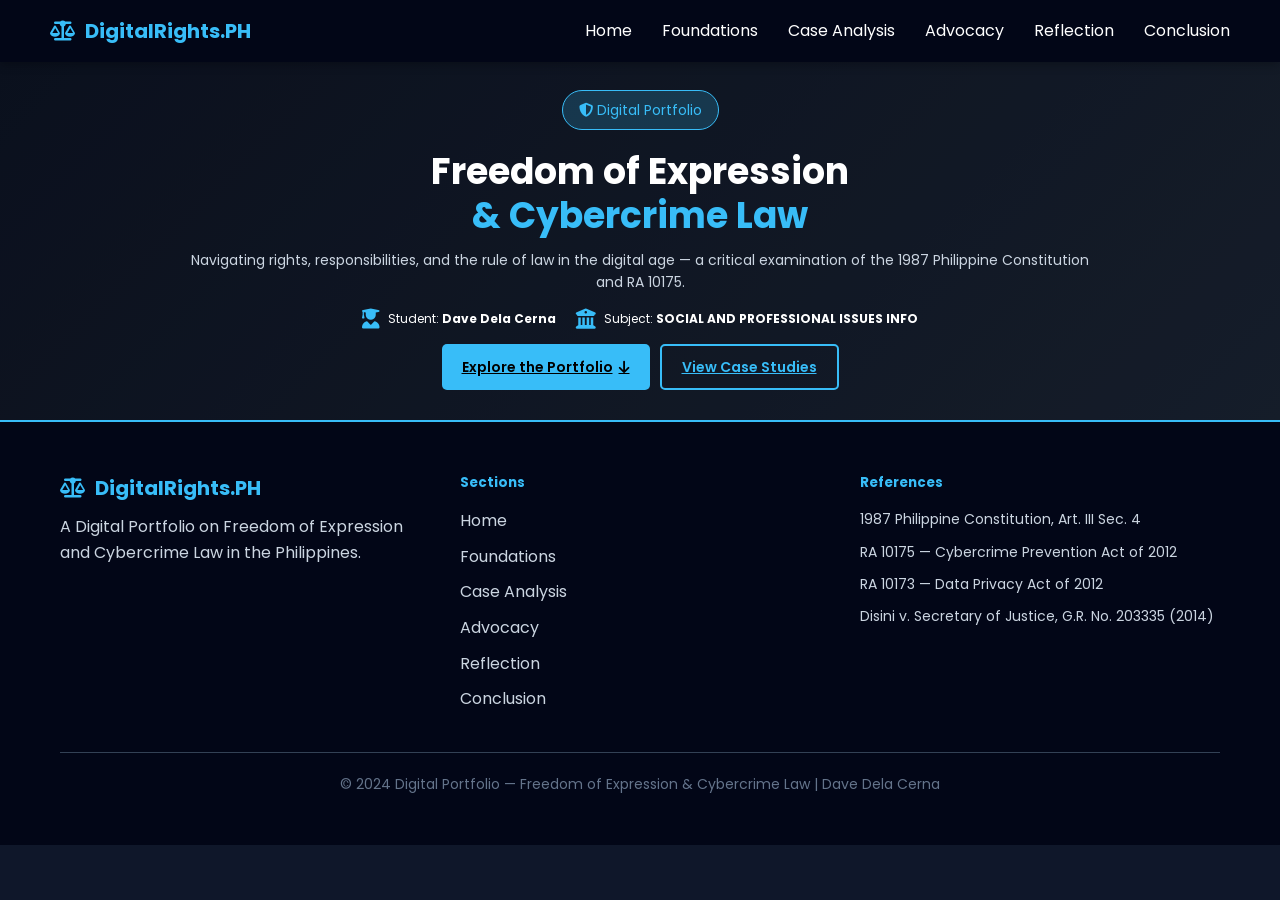
<file: index.html>
<!DOCTYPE html>
<html lang="en">
<head>
  <meta charset="UTF-8" />
  <meta name="viewport" content="width=device-width, initial-scale=1.0" />
  <title>Digital Portfolio - Digital Rights Philippines</title>
  <script>
    window.location.href = 'home.html';
  </script>
</head>
<body>
  <p><a href="home.html">Click here if you are not redirected...</a></p>
</body>
</html>
</file>
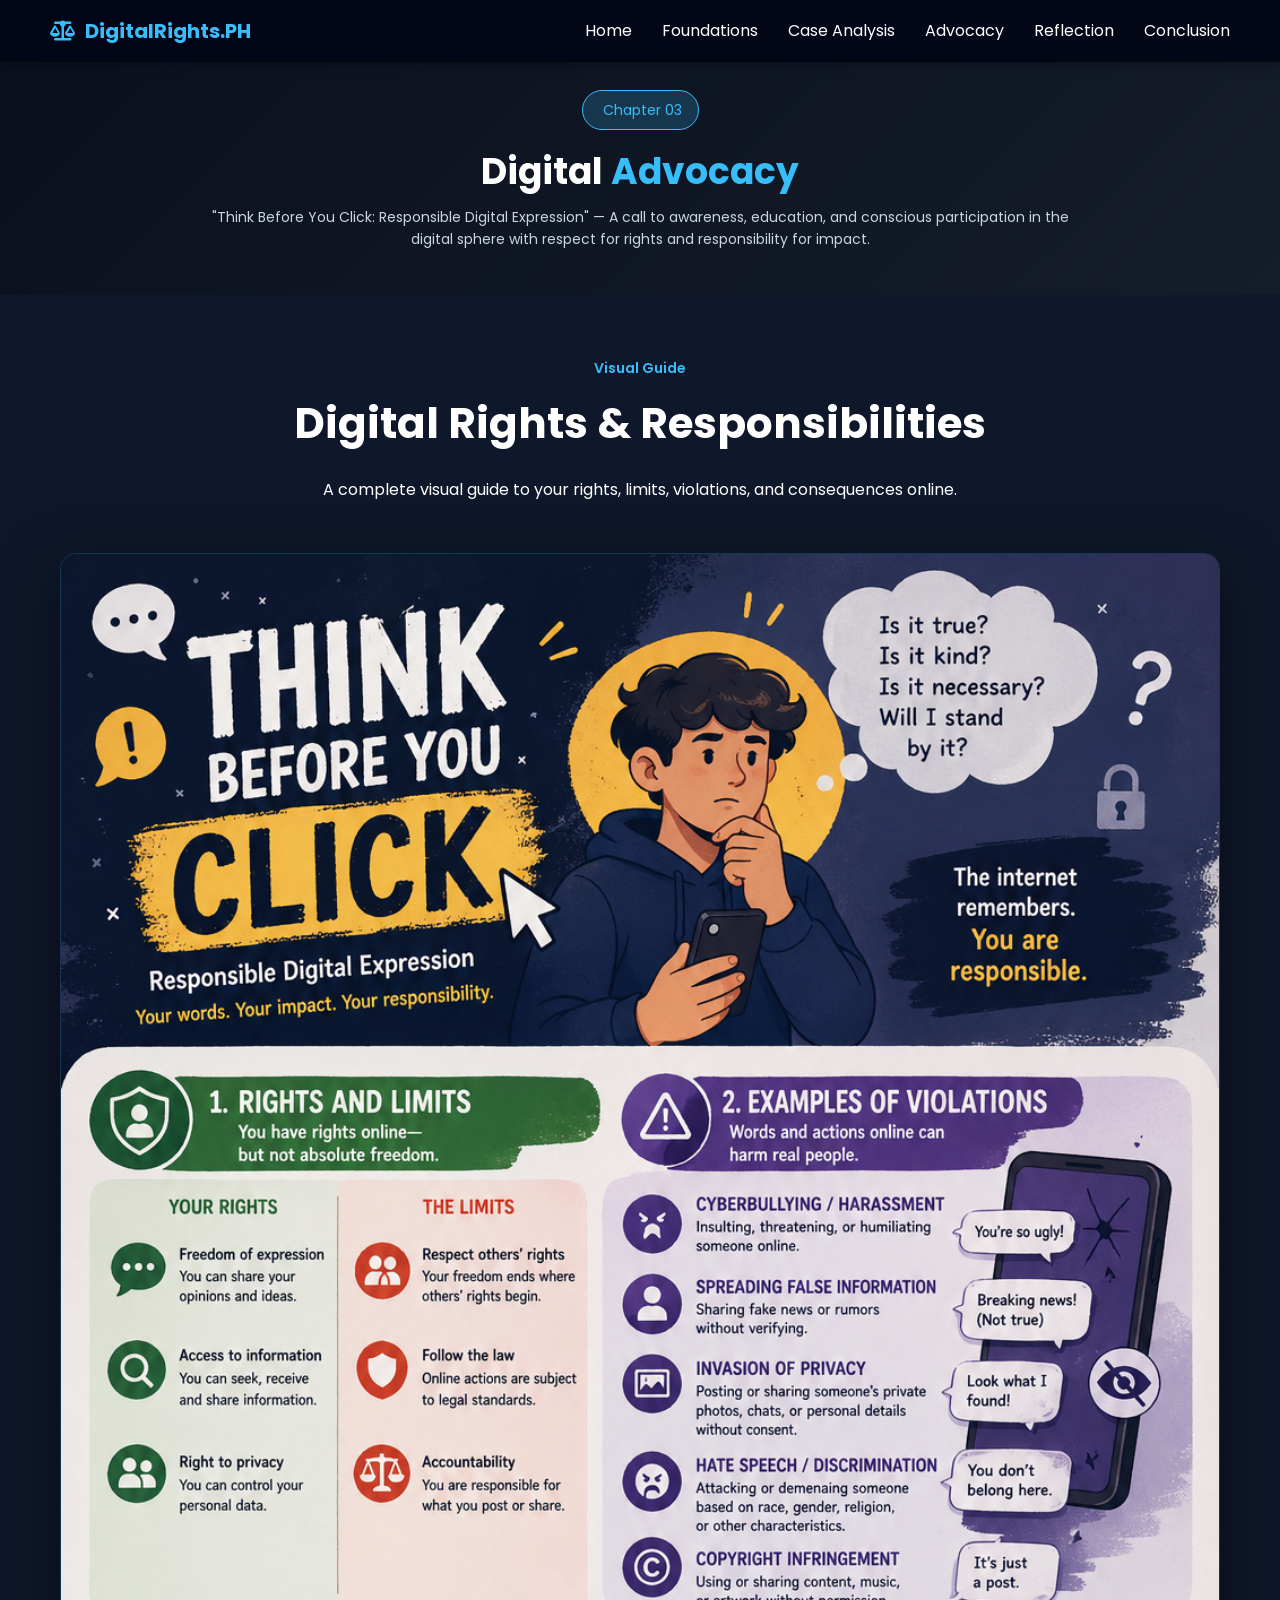
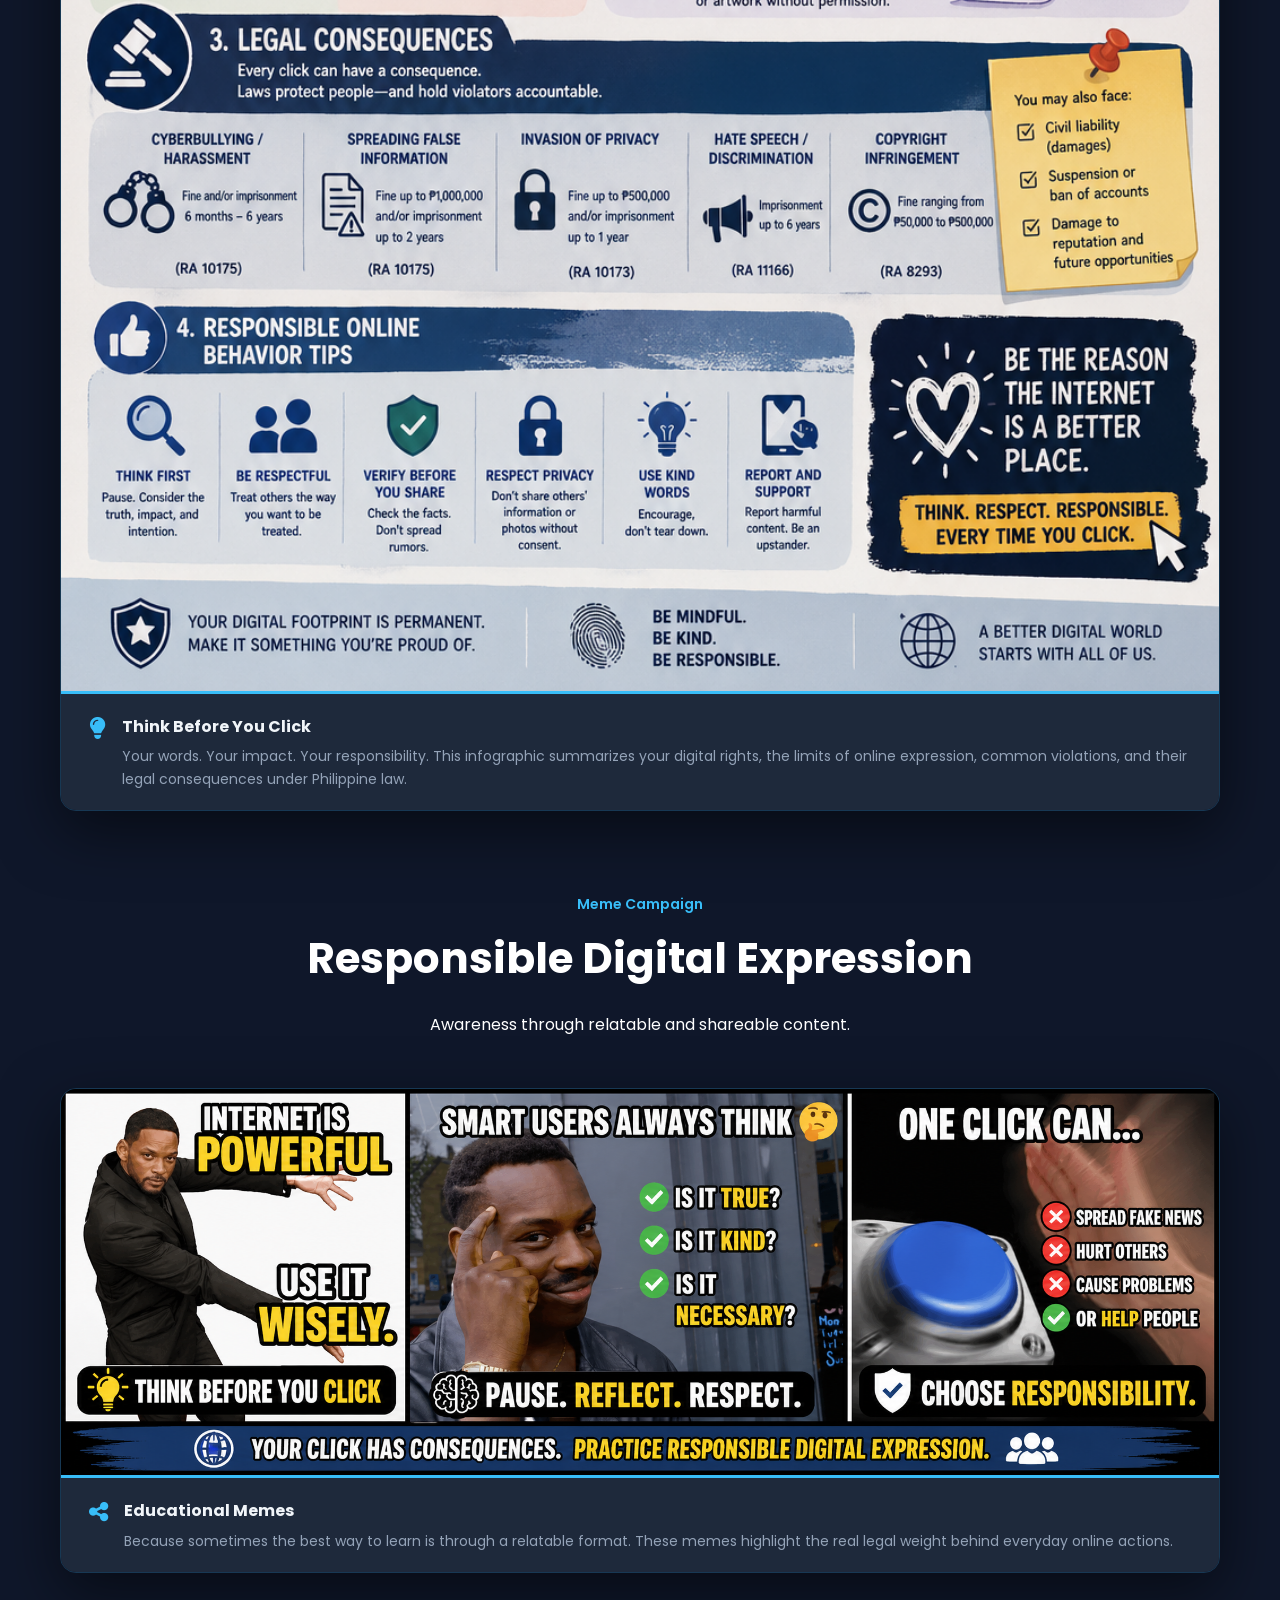
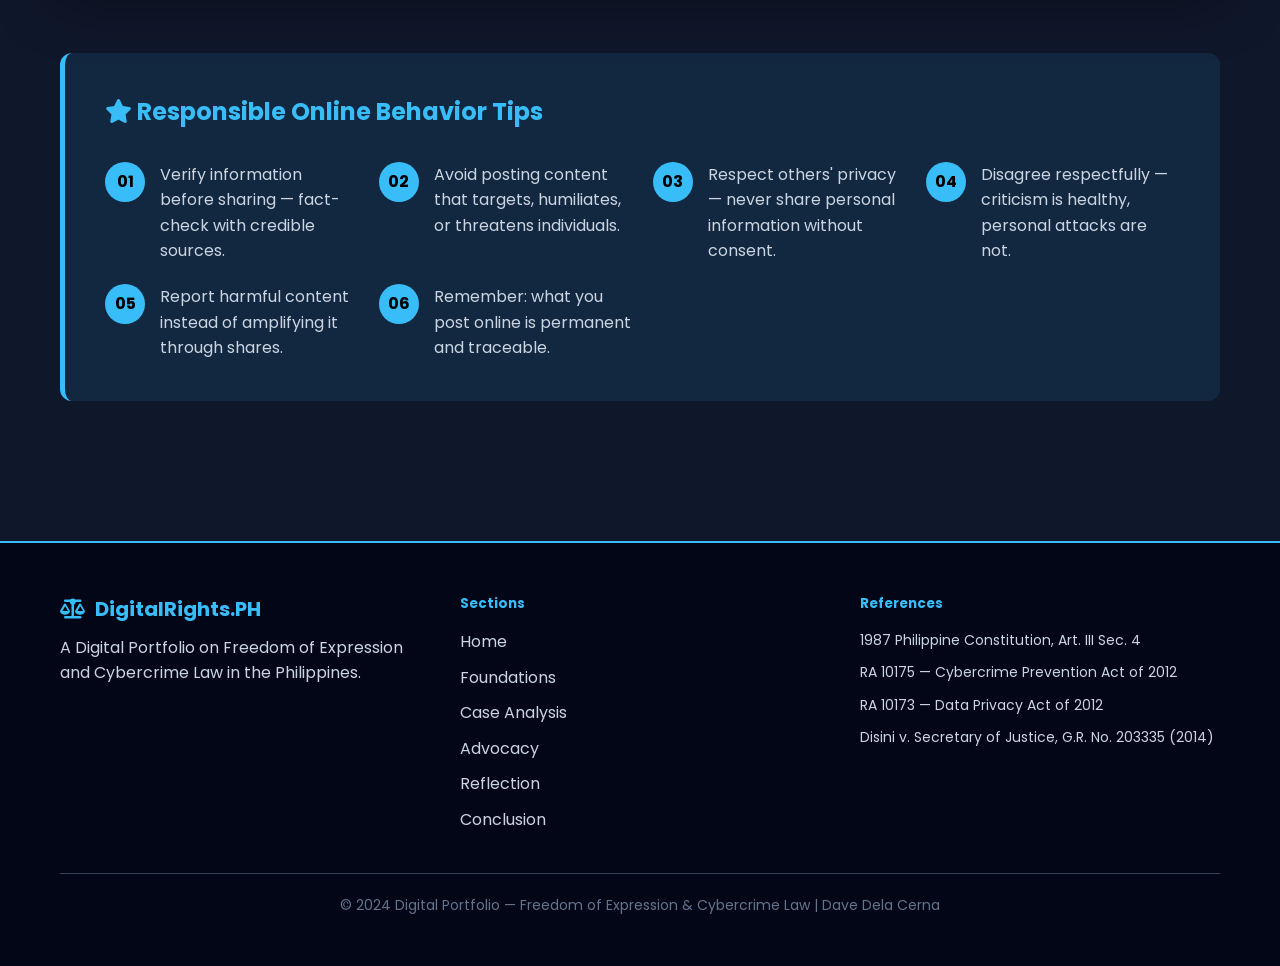
<file: advocacy.html>
<!DOCTYPE html>
<html lang="en">
<head>
  <meta charset="UTF-8" />
  <meta name="viewport" content="width=device-width, initial-scale=1.0" />
  <title>Digital Advocacy | Digital Portfolio</title>
  <link rel="stylesheet" href="style.css" />
  <link href="https://fonts.googleapis.com/css2?family=Poppins:wght@300;400;500;600;700;800&display=swap" rel="stylesheet" />
  <link rel="stylesheet" href="https://cdnjs.cloudflare.com/ajax/libs/font-awesome/6.5.0/css/all.min.css" />
</head>
<body>

  <!-- ===== NAVBAR ===== -->
  <nav class="navbar" id="navbar">
    <div class="nav-container">
      <div class="nav-logo">
        <i class="fas fa-balance-scale"></i>
        <span>DigitalRights.PH</span>
      </div>
      <ul class="nav-links" id="navLinks">
        <li><a href="home.html">Home</a></li>
        <li><a href="foundations.html">Foundations</a></li>
        <li><a href="cases.html">Case Analysis</a></li>
        <li><a href="advocacy.html">Advocacy</a></li>
        <li><a href="reflection.html">Reflection</a></li>
        <li><a href="conclusion.html">Conclusion</a></li>
      </ul>
      <button class="hamburger" id="hamburger" aria-label="Toggle menu">
        <span></span><span></span><span></span>
      </button>
    </div>
  </nav>

  <!-- ===== HERO SECTION ===== -->
  <section class="hero" id="hero-advocacy">
    <div class="hero-overlay"></div>
    <div class="hero-content">
      <span class="hero-badge"><i class="fas fa-megaphone"></i> Chapter 03</span>
      <h1>Digital <span class="accent">Advocacy</span></h1>
      <p class="hero-sub">"Think Before You Click: Responsible Digital Expression" — A call to awareness, education, and conscious participation in the digital sphere with respect for rights and responsibility for impact.</p>
    </div>
  </section>

  <!-- ===== DIGITAL ADVOCACY ===== -->
  <section class="section" id="advocacy" style="margin-top: 0;">
    <div class="container">

      <!-- Infographic Showcase -->
      <div class="section-header animate-on-scroll">
        <span class="section-tag">Visual Guide</span>
        <h2>Digital Rights &amp; Responsibilities</h2>
        <p>A complete visual guide to your rights, limits, violations, and consequences online.</p>
      </div>

      <div class="infograph-showcase animate-on-scroll">
        <div class="infograph-frame">
          <img src="Image/infograph.png" alt="Think Before You Click — Digital Rights and Responsibilities Infographic" />
        </div>
        <div class="infograph-caption">
          <div class="infograph-caption-inner">
            <i class="fas fa-lightbulb"></i>
            <div>
              <strong>Think Before You Click</strong>
              <p>Your words. Your impact. Your responsibility. This infographic summarizes your digital rights, the limits of online expression, common violations, and their legal consequences under Philippine law.</p>
            </div>
          </div>
        </div>
      </div>

      <!-- Meme Campaign -->
      <div class="section-header animate-on-scroll" style="margin-top: 5rem;">
        <span class="section-tag">Meme Campaign</span>
        <h2>Responsible Digital Expression</h2>
        <p>Awareness through relatable and shareable content.</p>
      </div>

      <div class="infograph-showcase animate-on-scroll">
        <div class="infograph-frame">
          <img src="Image/memes.png" alt="Responsible Digital Expression Memes" />
        </div>
        <div class="infograph-caption">
          <div class="infograph-caption-inner">
            <i class="fas fa-share-alt"></i>
            <div>
              <strong>Educational Memes</strong>
              <p>Because sometimes the best way to learn is through a relatable format. These memes highlight the real legal weight behind everyday online actions.</p>
            </div>
          </div>
        </div>
      </div>

      <!-- Tips -->
      <div class="tips-section animate-on-scroll" style="margin-top: 5rem;">
        <h3><i class="fas fa-star"></i> Responsible Online Behavior Tips</h3>
        <div class="tips-grid">
          <div class="tip-item"><span class="tip-num">01</span><p>Verify information before sharing — fact-check with credible sources.</p></div>
          <div class="tip-item"><span class="tip-num">02</span><p>Avoid posting content that targets, humiliates, or threatens individuals.</p></div>
          <div class="tip-item"><span class="tip-num">03</span><p>Respect others' privacy — never share personal information without consent.</p></div>
          <div class="tip-item"><span class="tip-num">04</span><p>Disagree respectfully — criticism is healthy, personal attacks are not.</p></div>
          <div class="tip-item"><span class="tip-num">05</span><p>Report harmful content instead of amplifying it through shares.</p></div>
          <div class="tip-item"><span class="tip-num">06</span><p>Remember: what you post online is permanent and traceable.</p></div>
        </div>
      </div>

    </div>
  </section>

  <!-- ===== FOOTER ===== -->
  <footer class="footer">
    <div class="container">
      <div class="footer-grid">
        <div class="footer-brand">
          <div class="nav-logo"><i class="fas fa-balance-scale"></i><span>DigitalRights.PH</span></div>
          <p>A Digital Portfolio on Freedom of Expression and Cybercrime Law in the Philippines.</p>
        </div>
        <div class="footer-links">
          <h5>Sections</h5>
          <ul>
            <li><a href="home.html">Home</a></li>
            <li><a href="foundations.html">Foundations</a></li>
            <li><a href="cases.html">Case Analysis</a></li>
            <li><a href="advocacy.html">Advocacy</a></li>
            <li><a href="reflection.html">Reflection</a></li>
            <li><a href="conclusion.html">Conclusion</a></li>
          </ul>
        </div>
        <div class="footer-refs">
          <h5>References</h5>
          <ul>
            <li>1987 Philippine Constitution, Art. III Sec. 4</li>
            <li>RA 10175 — Cybercrime Prevention Act of 2012</li>
            <li>RA 10173 — Data Privacy Act of 2012</li>
            <li>Disini v. Secretary of Justice, G.R. No. 203335 (2014)</li>
          </ul>
        </div>
      </div>
      <div class="footer-bottom">
        <p>© 2024 Digital Portfolio — Freedom of Expression & Cybercrime Law | Dave Dela Cerna</p>
      </div>
    </div>
  </footer>

  <script src="script.js"></script>
</body>
</html>
</file>
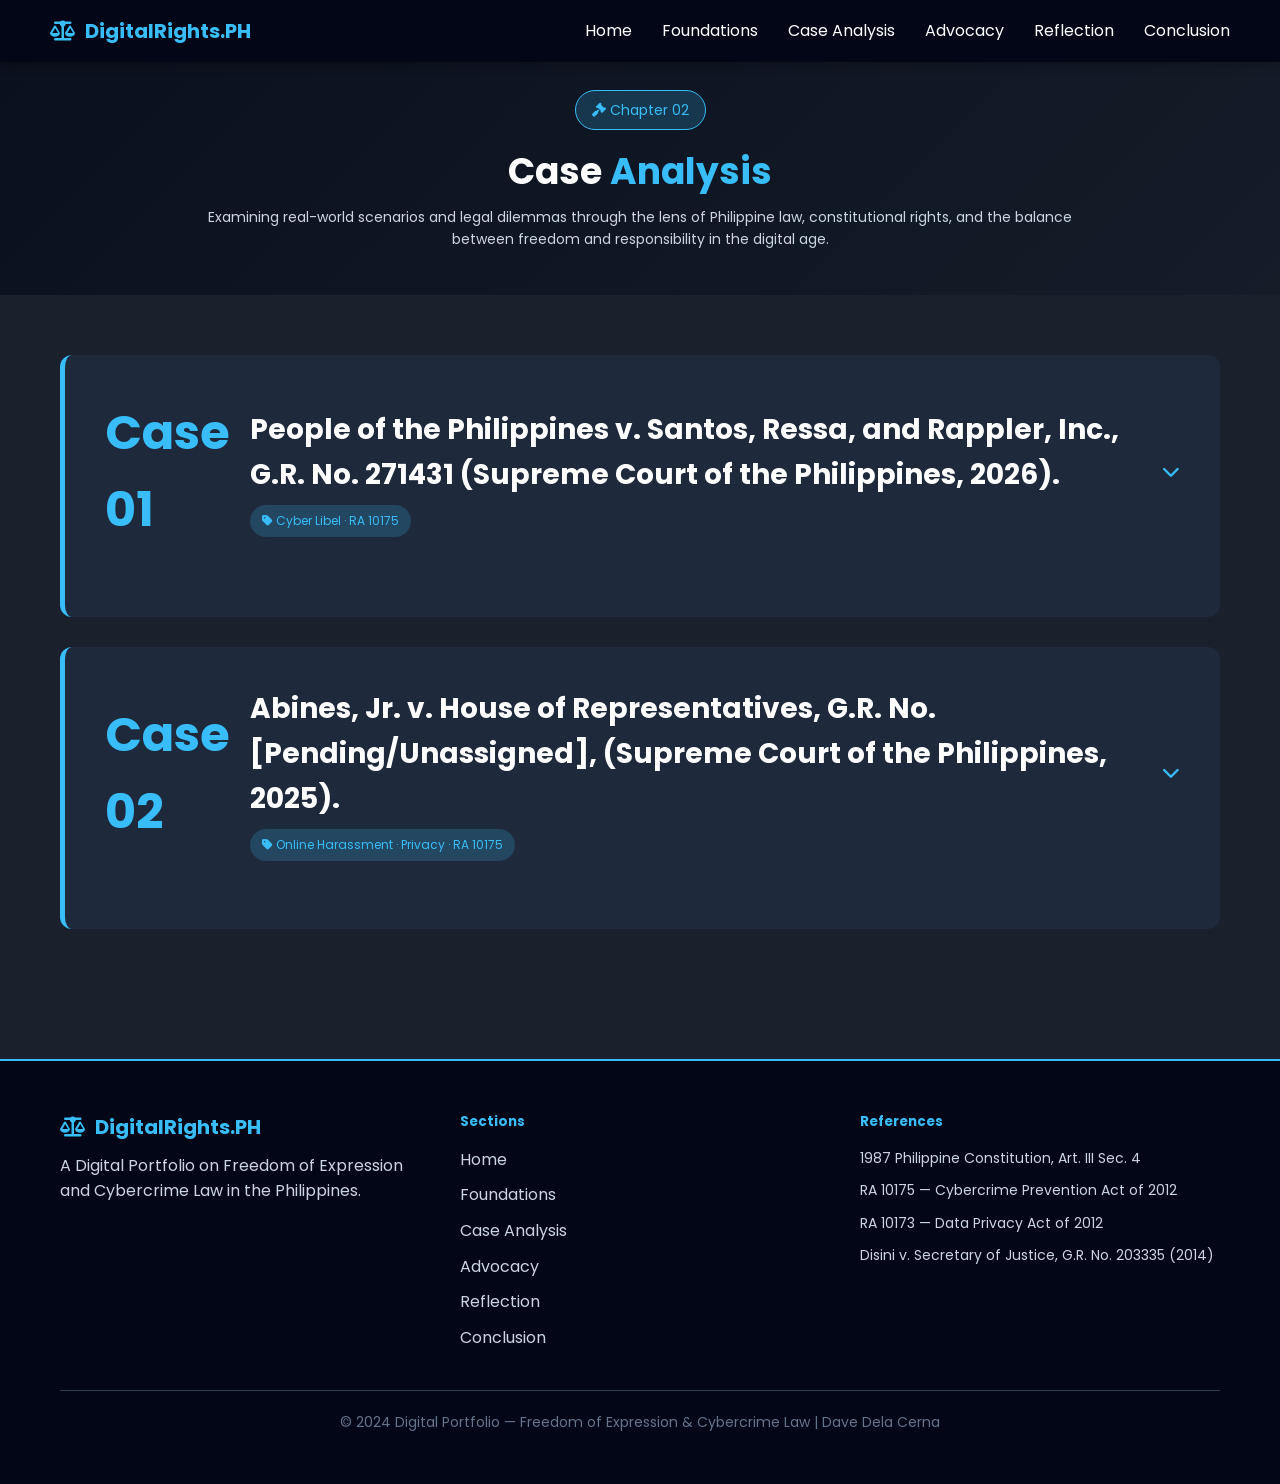
<file: cases.html>
<!DOCTYPE html>
<html lang="en">
<head>
  <meta charset="UTF-8" />
  <meta name="viewport" content="width=device-width, initial-scale=1.0" />
  <title>Case Analysis | Digital Portfolio</title>
  <link rel="stylesheet" href="style.css" />
  <link href="https://fonts.googleapis.com/css2?family=Poppins:wght@300;400;500;600;700;800&display=swap" rel="stylesheet" />
  <link rel="stylesheet" href="https://cdnjs.cloudflare.com/ajax/libs/font-awesome/6.5.0/css/all.min.css" />
</head>
<body>

  <!-- ===== NAVBAR ===== -->
  <nav class="navbar" id="navbar">
    <div class="nav-container">
      <div class="nav-logo">
        <i class="fas fa-balance-scale"></i>
        <span>DigitalRights.PH</span>
      </div>
      <ul class="nav-links" id="navLinks">
        <li><a href="home.html">Home</a></li>
        <li><a href="foundations.html">Foundations</a></li>
        <li><a href="cases.html">Case Analysis</a></li>
        <li><a href="advocacy.html">Advocacy</a></li>
        <li><a href="reflection.html">Reflection</a></li>
        <li><a href="conclusion.html">Conclusion</a></li>
      </ul>
      <button class="hamburger" id="hamburger" aria-label="Toggle menu">
        <span></span><span></span><span></span>
      </button>
    </div>
  </nav>

  <!-- ===== HERO SECTION ===== -->
  <section class="hero" id="hero-cases">
    <div class="hero-overlay"></div>
    <div class="hero-content">
      <span class="hero-badge"><i class="fas fa-gavel"></i> Chapter 02</span>
      <h1>Case <span class="accent">Analysis</span></h1>
      <p class="hero-sub">Examining real-world scenarios and legal dilemmas through the lens of Philippine law, constitutional rights, and the balance between freedom and responsibility in the digital age.</p>
    </div>
  </section>

  <!-- ===== CASE ANALYSIS ===== -->
  <section class="section section-alt" id="cases">
    <div class="container">

      <!-- Case 1 -->
      <div class="case-card animate-on-scroll accordion-case">
        <div class="case-header accordion-trigger" role="button" tabindex="0" aria-expanded="false">
          <div class="case-number">Case 01</div>
          <div class="case-title-block">
            <h3>People of the Philippines v. Santos, Ressa, and Rappler, Inc., G.R. No. 271431 (Supreme Court of the Philippines, 2026).</h3>
            <span class="case-tag"><i class="fas fa-tag"></i> Cyber Libel · RA 10175</span>
          </div>
          <div class="accordion-arrow"><i class="fas fa-chevron-down"></i></div>
        </div>
        <div class="case-body accordion-body">
          <div class="case-section">
            <h4><i class="fas fa-file-alt"></i> Scenario</h4>
            <p>An article published by Rappler in 2012 was "re-published" in 2014 to fix a typographical error ("evation" to "evasion"). Since the Cybercrime Law was passed in between those dates, the prosecution argued the update made the article subject to the new law.</p>
          </div>
          <div class="case-section">
            <h4><i class="fas fa-balance-scale"></i> Legal Issues</h4>
            <ul>
              <li>Does a minor "edit" or "update" to an old online article constitute a "new publication" (Multiple Publication Rule)?</li>
            </ul>
          </div>
          <div class="case-grid">
            <div class="analysis-box analysis-yes">
              <h4><i class="fas fa-shield-alt"></i> Protected Speech?</h4>
              <p>PPunishable (based on the lower court conviction currently being refined/reviewed).</p>
            </div>
            <div class="analysis-box analysis-no">
              <h4><i class="fas fa-gavel"></i> Was the Law Applied Correctly?</h4>
              <p>This remains one of the most debated applications of law in PH history. The court applied the "Multiple Publication Rule," stating that every time a link is refreshed or modified, it is a new act of libel.</p>
            </div>
          </div>
          <div class="case-section judgment-box">
            <h4><i class="fas fa-user-tie"></i> Personal Judgment</h4>
            <p>This application is technically "strict" but practically problematic. In the digital age, a typo fix shouldn't restart a criminal clock. It creates a chilling effect where media outlets might fear correcting their work.</p>
          </div>
        </div>
      </div>

      <!-- Case 2 -->
      <div class="case-card animate-on-scroll accordion-case">
        <div class="case-header accordion-trigger" role="button" tabindex="0" aria-expanded="false">
          <div class="case-number">Case 02</div>
          <div class="case-title-block">
            <h3>Abines, Jr. v. House of Representatives, G.R. No. [Pending/Unassigned], (Supreme Court of the Philippines, 2025).</h3>
            <span class="case-tag"><i class="fas fa-tag"></i> Online Harassment · Privacy · RA 10175</span>
          </div>
          <div class="accordion-arrow"><i class="fas fa-chevron-down"></i></div>
        </div>
        <div class="case-body accordion-body">
          <div class="case-section">
            <h4><i class="fas fa-file-alt"></i> Scenario</h4>
            <p>Several vloggers and social media influencers were summoned to a congressional inquiry regarding the proliferation of "fake news" and disinformation campaigns. They argued this was a form of "prior restraint" and a violation of their free speech.</p>
          </div>
          <div class="case-section">
            <h4><i class="fas fa-balance-scale"></i> Legal Issues</h4>
            <ul>
              <li>Can the government compel "digital creators" to participate in inquiries about the truthfulness of their content?</li>
            </ul>
          </div>
          <div class="case-grid">
            <div class="analysis-box analysis-no">
              <h4><i class="fas fa-times-circle"></i> Protected Speech?</h4>
              <p>Protected. The Court did not punish the vloggers but upheld the government's right to inquire.</p>
            </div>
            <div class="analysis-box analysis-yes">
              <h4><i class="fas fa-check-circle"></i> Was the Law Applied Correctly?</h4>
              <p>he Court ruled that congressional power to conduct inquiries "in aid of legislation" is broad. Being asked to explain one's platform in a public hearing does not constitute a "gag order" or criminal punishment.</p>
            </div>
          </div>
          <div class="case-section judgment-box">
            <h4><i class="fas fa-user-tie"></i> Personal Judgment</h4>
            <p>While it feels like government pressure, it is a necessary check. If vloggers influence millions, they must be subject to the same transparency as traditional media when it comes to matters of public interest.</p>
          </div>
        </div>
      </div>

    </div>
  </section>

  <!-- ===== FOOTER ===== -->
  <footer class="footer">
    <div class="container">
      <div class="footer-grid">
        <div class="footer-brand">
          <div class="nav-logo"><i class="fas fa-balance-scale"></i><span>DigitalRights.PH</span></div>
          <p>A Digital Portfolio on Freedom of Expression and Cybercrime Law in the Philippines.</p>
        </div>
        <div class="footer-links">
          <h5>Sections</h5>
          <ul>
            <li><a href="home.html">Home</a></li>
            <li><a href="foundations.html">Foundations</a></li>
            <li><a href="cases.html">Case Analysis</a></li>
            <li><a href="advocacy.html">Advocacy</a></li>
            <li><a href="reflection.html">Reflection</a></li>
            <li><a href="conclusion.html">Conclusion</a></li>
          </ul>
        </div>
        <div class="footer-refs">
          <h5>References</h5>
          <ul>
            <li>1987 Philippine Constitution, Art. III Sec. 4</li>
            <li>RA 10175 — Cybercrime Prevention Act of 2012</li>
            <li>RA 10173 — Data Privacy Act of 2012</li>
            <li>Disini v. Secretary of Justice, G.R. No. 203335 (2014)</li>
          </ul>
        </div>
      </div>
      <div class="footer-bottom">
        <p>© 2024 Digital Portfolio — Freedom of Expression & Cybercrime Law | Dave Dela Cerna</p>
      </div>
    </div>
  </footer>

  <script src="script.js"></script>
</body>
</html>
</file>
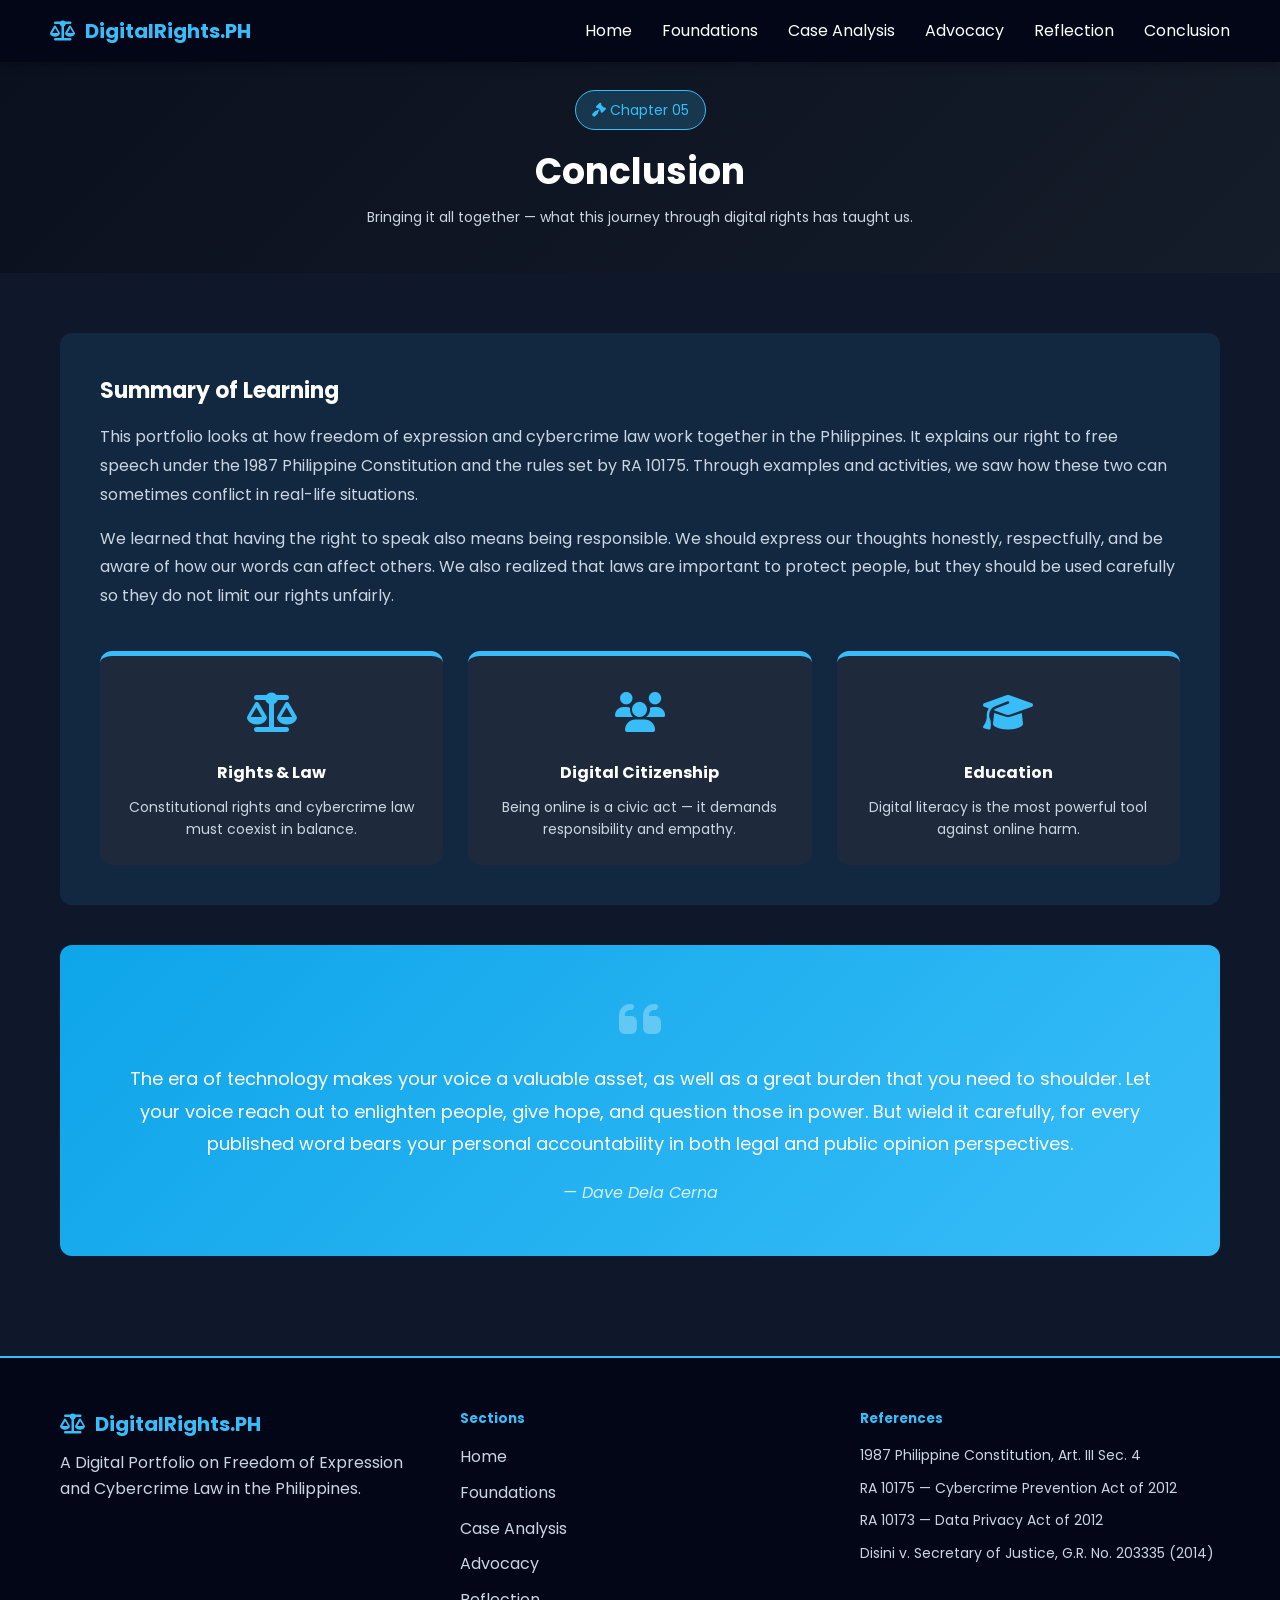
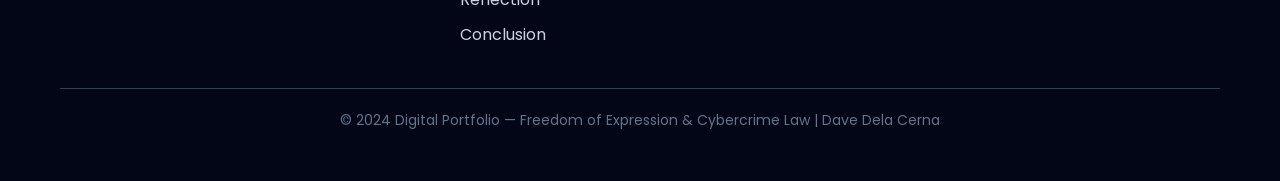
<file: conclusion.html>
<!DOCTYPE html>
<html lang="en">
<head>
  <meta charset="UTF-8" />
  <meta name="viewport" content="width=device-width, initial-scale=1.0" />
  <title>Conclusion | Digital Portfolio</title>
  <link rel="stylesheet" href="style.css" />
  <link href="https://fonts.googleapis.com/css2?family=Poppins:wght@300;400;500;600;700;800&display=swap" rel="stylesheet" />
  <link rel="stylesheet" href="https://cdnjs.cloudflare.com/ajax/libs/font-awesome/6.5.0/css/all.min.css" />
</head>
<body>

  <!-- ===== NAVBAR ===== -->
  <nav class="navbar" id="navbar">
    <div class="nav-container">
      <div class="nav-logo">
        <i class="fas fa-balance-scale"></i>
        <span>DigitalRights.PH</span>
      </div>
      <ul class="nav-links" id="navLinks">
        <li><a href="home.html">Home</a></li>
        <li><a href="foundations.html">Foundations</a></li>
        <li><a href="cases.html">Case Analysis</a></li>
        <li><a href="advocacy.html">Advocacy</a></li>
        <li><a href="reflection.html">Reflection</a></li>
        <li><a href="conclusion.html">Conclusion</a></li>
      </ul>
      <button class="hamburger" id="hamburger" aria-label="Toggle menu">
        <span></span><span></span><span></span>
      </button>
    </div>

  </nav>
   <section class="hero" id="hero-cases">
    <div class="hero-overlay"></div>
    <div class="hero-content">
      <span class="hero-badge"><i class="fas fa-gavel"></i> Chapter 05</span>
      <h1>Conclusion</span></h1>
      <p class="hero-sub">Bringing it all together — what this journey through digital rights has taught us.</p>
    </div>
  </section>

  <!-- ===== CONCLUSION ===== -->
  <section class="section" id="conclusion">
      <div class="conclusion-block animate-on-scroll">
        <div class="conclusion-summary">
          <h3>Summary of Learning</h3>
          <p>This portfolio looks at how freedom of expression and cybercrime law work together in the Philippines. It explains our right to free speech under the 1987 Philippine Constitution and the rules set by RA 10175. Through examples and activities, we saw how these two can sometimes conflict in real-life situations.</p>
          <p>We learned that having the right to speak also means being responsible. We should express our thoughts honestly, respectfully, and be aware of how our words can affect others. We also realized that laws are important to protect people, but they should be used carefully so they do not limit our rights unfairly.</p>
        </div>
        <div class="conclusion-pillars">
          <div class="pillar">
            <div class="pillar-icon"><i class="fas fa-balance-scale"></i></div>
            <h4>Rights & Law</h4>
            <p>Constitutional rights and cybercrime law must coexist in balance.</p>
          </div>
          <div class="pillar">
            <div class="pillar-icon"><i class="fas fa-users"></i></div>
            <h4>Digital Citizenship</h4>
            <p>Being online is a civic act — it demands responsibility and empathy.</p>
          </div>
          <div class="pillar">
            <div class="pillar-icon"><i class="fas fa-graduation-cap"></i></div>
            <h4>Education</h4>
            <p>Digital literacy is the most powerful tool against online harm.</p>
          </div>
        </div>
      </div>
      <div class="closing-message animate-on-scroll">
        <div class="closing-inner">
          <i class="fas fa-quote-left closing-quote"></i>
          <p>The era of technology makes your voice a valuable asset, as well as a great burden that you need to shoulder. Let your voice reach out to enlighten people, give hope, and question those in power. But wield it carefully, for every published word bears your personal accountability in both legal and public opinion perspectives.</p>
          <span class="closing-author">— Dave Dela Cerna</span>
        </div>
      </div>
    </div>
  </section>

  <!-- ===== FOOTER ===== -->
  <footer class="footer">
    <div class="container">
      <div class="footer-grid">
        <div class="footer-brand">
          <div class="nav-logo"><i class="fas fa-balance-scale"></i><span>DigitalRights.PH</span></div>
          <p>A Digital Portfolio on Freedom of Expression and Cybercrime Law in the Philippines.</p>
        </div>
        <div class="footer-links">
          <h5>Sections</h5>
          <ul>
            <li><a href="home.html">Home</a></li>
            <li><a href="foundations.html">Foundations</a></li>
            <li><a href="cases.html">Case Analysis</a></li>
            <li><a href="advocacy.html">Advocacy</a></li>
            <li><a href="reflection.html">Reflection</a></li>
            <li><a href="conclusion.html">Conclusion</a></li>
          </ul>
        </div>
        <div class="footer-refs">
          <h5>References</h5>
          <ul>
            <li>1987 Philippine Constitution, Art. III Sec. 4</li>
            <li>RA 10175 — Cybercrime Prevention Act of 2012</li>
            <li>RA 10173 — Data Privacy Act of 2012</li>
            <li>Disini v. Secretary of Justice, G.R. No. 203335 (2014)</li>
          </ul>
        </div>
      </div>
      <div class="footer-bottom">
        <p>© 2024 Digital Portfolio — Freedom of Expression & Cybercrime Law | Dave Dela Cerna</p>
      </div>
    </div>
  </footer>

  <script src="script.js"></script>
</body>
</html>
</file>
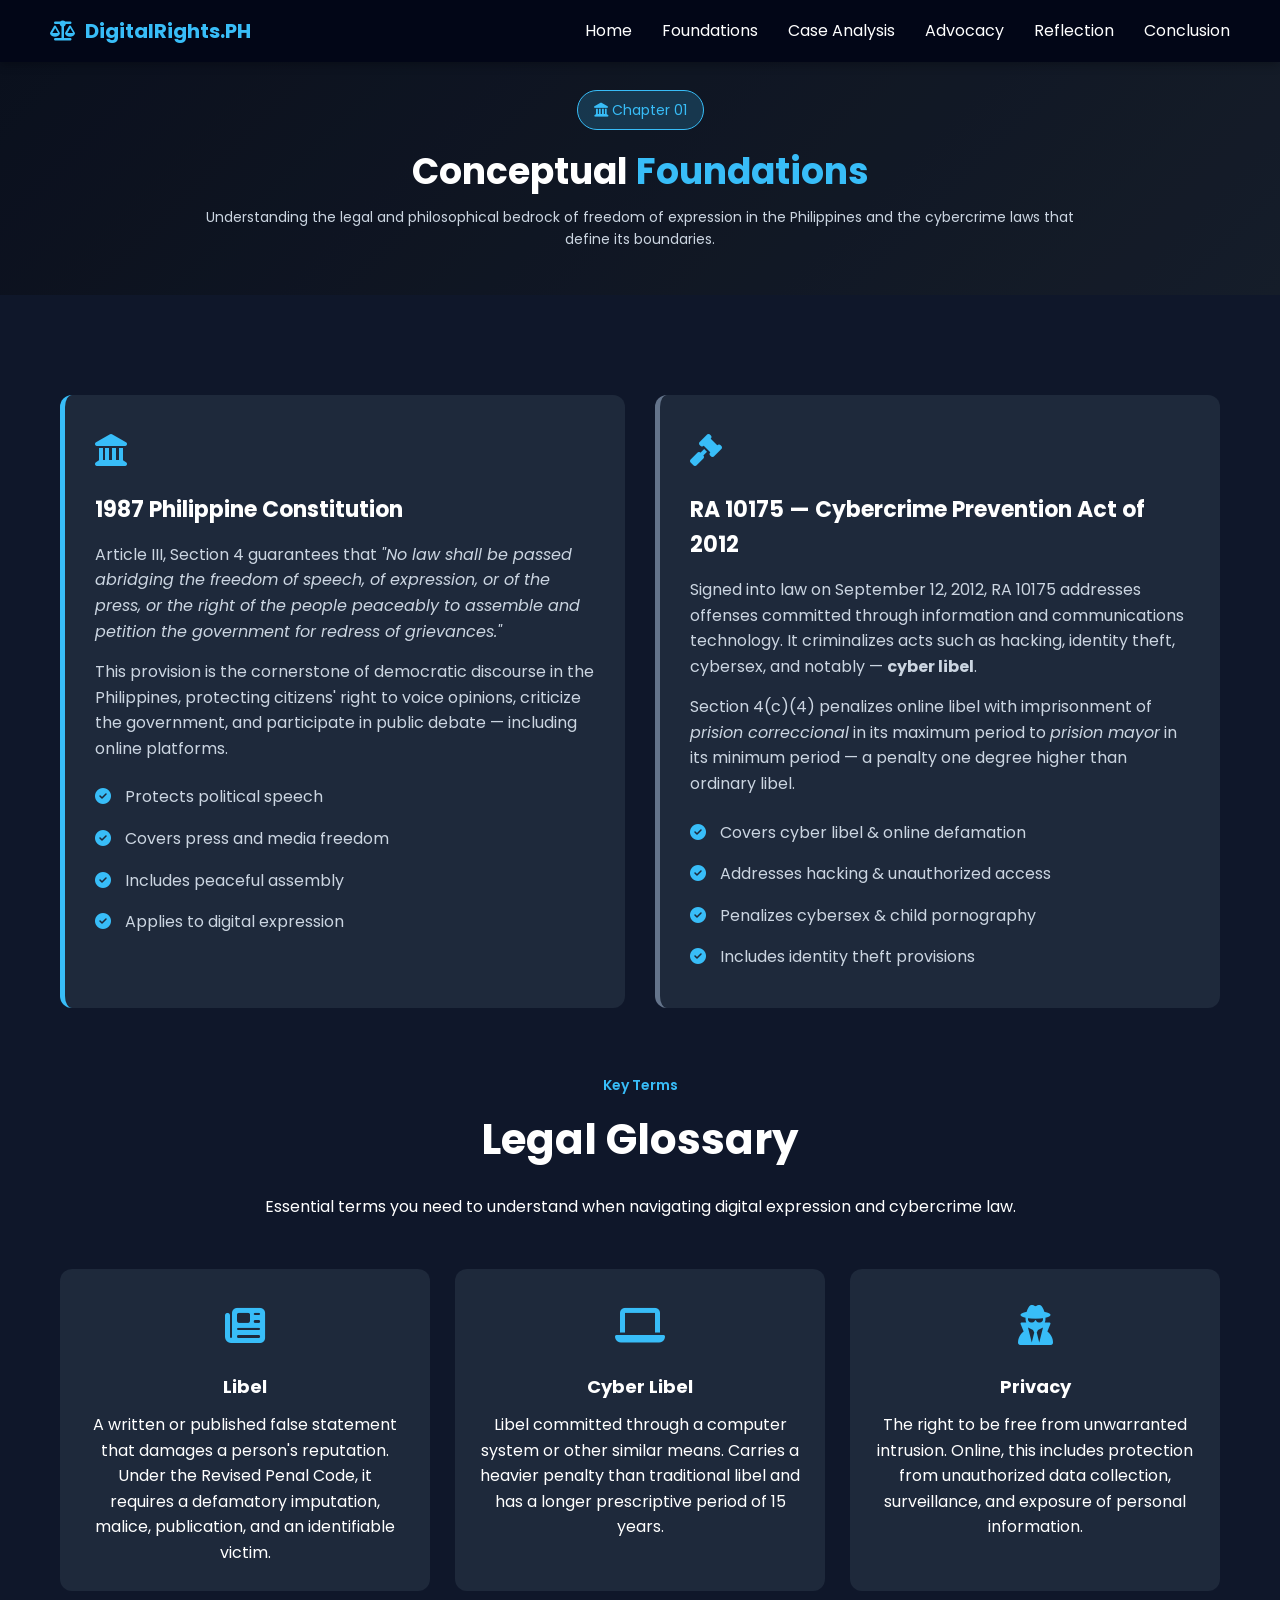
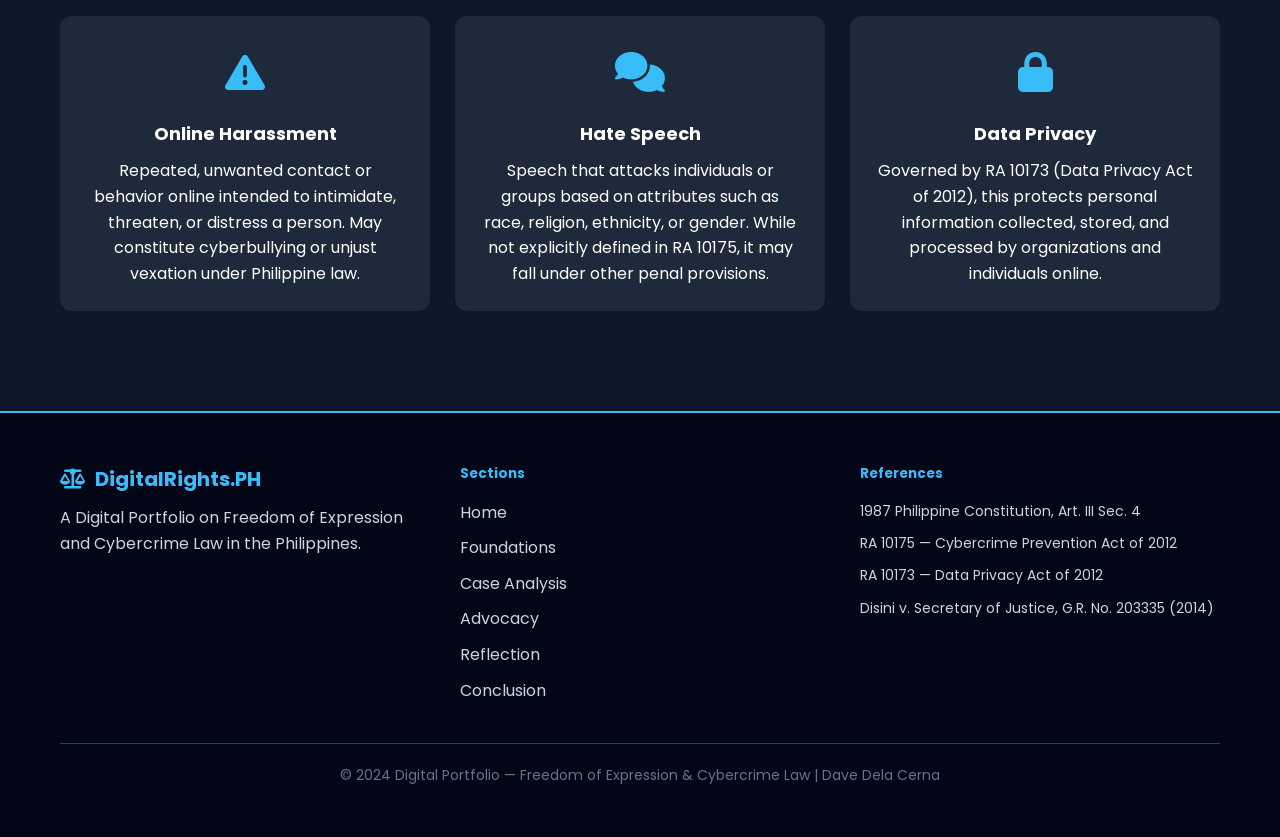
<file: foundations.html>
<!DOCTYPE html>
<html lang="en">
<head>
  <meta charset="UTF-8" />
  <meta name="viewport" content="width=device-width, initial-scale=1.0" />
  <title>Conceptual Foundations | Digital Portfolio</title>
  <link rel="stylesheet" href="style.css" />
  <link href="https://fonts.googleapis.com/css2?family=Poppins:wght@300;400;500;600;700;800&display=swap" rel="stylesheet" />
  <link rel="stylesheet" href="https://cdnjs.cloudflare.com/ajax/libs/font-awesome/6.5.0/css/all.min.css" />
</head>
<body>

  <!-- ===== NAVBAR ===== -->
  <nav class="navbar" id="navbar">
    <div class="nav-container">
      <div class="nav-logo">
        <i class="fas fa-balance-scale"></i>
        <span>DigitalRights.PH</span>
      </div>
      <ul class="nav-links" id="navLinks">
        <li><a href="home.html">Home</a></li>
        <li><a href="foundations.html">Foundations</a></li>
        <li><a href="cases.html">Case Analysis</a></li>
        <li><a href="advocacy.html">Advocacy</a></li>
        <li><a href="reflection.html">Reflection</a></li>
        <li><a href="conclusion.html">Conclusion</a></li>
      </ul>
      <button class="hamburger" id="hamburger" aria-label="Toggle menu">
        <span></span><span></span><span></span>
      </button>
    </div>
  </nav>

  <!-- ===== HERO SECTION ===== -->
  <section class="hero" id="hero-foundations">
    <div class="hero-overlay"></div>
    <div class="hero-content">
      <span class="hero-badge"><i class="fas fa-landmark"></i> Chapter 01</span>
      <h1>Conceptual <span class="accent">Foundations</span></h1>
      <p class="hero-sub">Understanding the legal and philosophical bedrock of freedom of expression in the Philippines and the cybercrime laws that define its boundaries.</p>
    </div>
  </section>

  <!-- ===== CONCEPTUAL FOUNDATIONS ===== -->
  <section class="section" id="foundations">


      <div class="grid-2 animate-on-scroll">
        <div class="card card-blue">
          <div class="card-icon"><i class="fas fa-landmark"></i></div>
          <h3>1987 Philippine Constitution</h3>
          <p>Article III, Section 4 guarantees that <em>"No law shall be passed abridging the freedom of speech, of expression, or of the press, or the right of the people peaceably to assemble and petition the government for redress of grievances."</em></p>
          <p>This provision is the cornerstone of democratic discourse in the Philippines, protecting citizens' right to voice opinions, criticize the government, and participate in public debate — including online platforms.</p>
          <ul class="card-list">
            <li><i class="fas fa-check-circle"></i> Protects political speech</li>
            <li><i class="fas fa-check-circle"></i> Covers press and media freedom</li>
            <li><i class="fas fa-check-circle"></i> Includes peaceful assembly</li>
            <li><i class="fas fa-check-circle"></i> Applies to digital expression</li>
          </ul>
        </div>

        <div class="card card-dark">
          <div class="card-icon"><i class="fas fa-gavel"></i></div>
          <h3>RA 10175 — Cybercrime Prevention Act of 2012</h3>
          <p>Signed into law on September 12, 2012, RA 10175 addresses offenses committed through information and communications technology. It criminalizes acts such as hacking, identity theft, cybersex, and notably — <strong>cyber libel</strong>.</p>
          <p>Section 4(c)(4) penalizes online libel with imprisonment of <em>prision correccional</em> in its maximum period to <em>prision mayor</em> in its minimum period — a penalty one degree higher than ordinary libel.</p>
          <ul class="card-list">
            <li><i class="fas fa-check-circle"></i> Covers cyber libel & online defamation</li>
            <li><i class="fas fa-check-circle"></i> Addresses hacking & unauthorized access</li>
            <li><i class="fas fa-check-circle"></i> Penalizes cybersex & child pornography</li>
            <li><i class="fas fa-check-circle"></i> Includes identity theft provisions</li>
          </ul>
        </div>
      </div>

      <div class="section-header animate-on-scroll" style="margin-top: 4rem;">
        <span class="section-tag">Key Terms</span>
        <h2>Legal Glossary</h2>
        <p>Essential terms you need to understand when navigating digital expression and cybercrime law.</p>
      </div>

      <div class="grid-3 animate-on-scroll">
        <div class="term-card">
          <div class="term-icon"><i class="fas fa-newspaper"></i></div>
          <h4>Libel</h4>
          <p>A written or published false statement that damages a person's reputation. Under the Revised Penal Code, it requires a defamatory imputation, malice, publication, and an identifiable victim.</p>
        </div>
        <div class="term-card">
          <div class="term-icon"><i class="fas fa-laptop"></i></div>
          <h4>Cyber Libel</h4>
          <p>Libel committed through a computer system or other similar means. Carries a heavier penalty than traditional libel and has a longer prescriptive period of 15 years.</p>
        </div>
        <div class="term-card">
          <div class="term-icon"><i class="fas fa-user-secret"></i></div>
          <h4>Privacy</h4>
          <p>The right to be free from unwarranted intrusion. Online, this includes protection from unauthorized data collection, surveillance, and exposure of personal information.</p>
        </div>
        <div class="term-card">
          <div class="term-icon"><i class="fas fa-exclamation-triangle"></i></div>
          <h4>Online Harassment</h4>
          <p>Repeated, unwanted contact or behavior online intended to intimidate, threaten, or distress a person. May constitute cyberbullying or unjust vexation under Philippine law.</p>
        </div>
        <div class="term-card">
          <div class="term-icon"><i class="fas fa-comments"></i></div>
          <h4>Hate Speech</h4>
          <p>Speech that attacks individuals or groups based on attributes such as race, religion, ethnicity, or gender. While not explicitly defined in RA 10175, it may fall under other penal provisions.</p>
        </div>
        <div class="term-card">
          <div class="term-icon"><i class="fas fa-lock"></i></div>
          <h4>Data Privacy</h4>
          <p>Governed by RA 10173 (Data Privacy Act of 2012), this protects personal information collected, stored, and processed by organizations and individuals online.</p>
        </div>
      </div>
    </div>
  </section>

  <!-- ===== FOOTER ===== -->
  <footer class="footer">
    <div class="container">
      <div class="footer-grid">
        <div class="footer-brand">
          <div class="nav-logo"><i class="fas fa-balance-scale"></i><span>DigitalRights.PH</span></div>
          <p>A Digital Portfolio on Freedom of Expression and Cybercrime Law in the Philippines.</p>
        </div>
        <div class="footer-links">
          <h5>Sections</h5>
          <ul>
            <li><a href="home.html">Home</a></li>
            <li><a href="foundations.html">Foundations</a></li>
            <li><a href="cases.html">Case Analysis</a></li>
            <li><a href="advocacy.html">Advocacy</a></li>
            <li><a href="reflection.html">Reflection</a></li>
            <li><a href="conclusion.html">Conclusion</a></li>
          </ul>
        </div>
        <div class="footer-refs">
          <h5>References</h5>
          <ul>
            <li>1987 Philippine Constitution, Art. III Sec. 4</li>
            <li>RA 10175 — Cybercrime Prevention Act of 2012</li>
            <li>RA 10173 — Data Privacy Act of 2012</li>
            <li>Disini v. Secretary of Justice, G.R. No. 203335 (2014)</li>
          </ul>
        </div>
      </div>
      <div class="footer-bottom">
        <p>© 2024 Digital Portfolio — Freedom of Expression & Cybercrime Law | Dave Dela Cerna</p>
      </div>
    </div>
  </footer>

  <script src="script.js"></script>
</body>
</html>
</file>
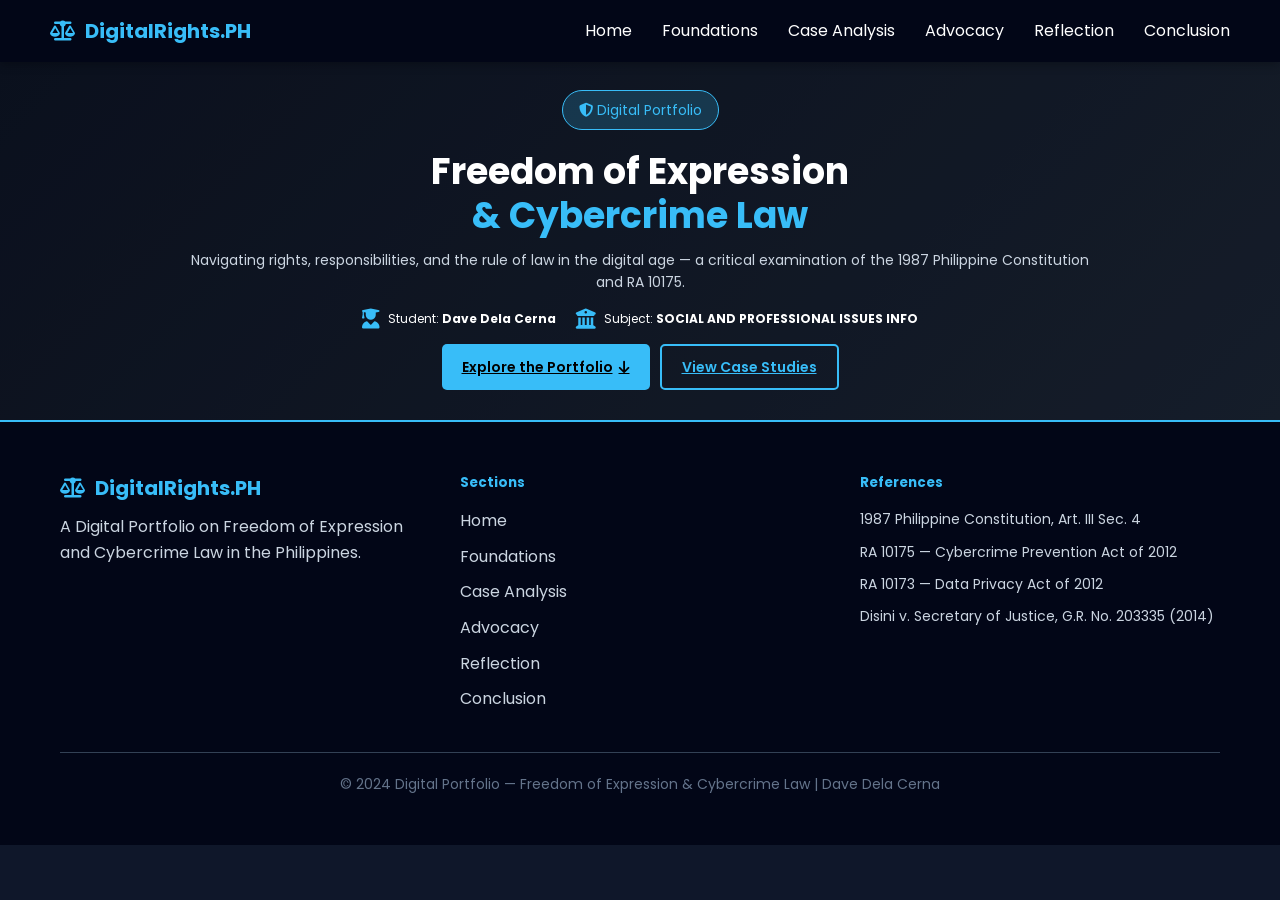
<file: home.html>
<!DOCTYPE html>
<html lang="en">
<head>
  <meta charset="UTF-8" />
  <meta name="viewport" content="width=device-width, initial-scale=1.0" />
  <title>Home | Digital Portfolio</title>
  <link rel="stylesheet" href="style.css" />
  <link href="https://fonts.googleapis.com/css2?family=Poppins:wght@300;400;500;600;700;800&display=swap" rel="stylesheet" />
  <link rel="stylesheet" href="https://cdnjs.cloudflare.com/ajax/libs/font-awesome/6.5.0/css/all.min.css" />
</head>
<body>

  <!-- ===== NAVBAR ===== -->
  <nav class="navbar" id="navbar">
    <div class="nav-container">
      <div class="nav-logo">
        <i class="fas fa-balance-scale"></i>
        <span>DigitalRights.PH</span>
      </div>
      <ul class="nav-links" id="navLinks">
        <li><a href="home.html">Home</a></li>
        <li><a href="foundations.html">Foundations</a></li>
        <li><a href="cases.html">Case Analysis</a></li>
        <li><a href="advocacy.html">Advocacy</a></li>
        <li><a href="reflection.html">Reflection</a></li>
        <li><a href="conclusion.html">Conclusion</a></li>
      </ul>
      <button class="hamburger" id="hamburger" aria-label="Toggle menu">
        <span></span><span></span><span></span>
      </button>
    </div>
  </nav>

  <!-- ===== HERO / HOME ===== -->
  <section class="hero" id="home">
    <div class="hero-overlay"></div>
    <div class="hero-content">
      <span class="hero-badge"><i class="fas fa-shield-alt"></i> Digital Portfolio</span>
      <h1>Freedom of Expression<br /><span class="accent">& Cybercrime Law</span></h1>
      <p class="hero-sub">Navigating rights, responsibilities, and the rule of law in the digital age — a critical examination of the 1987 Philippine Constitution and RA 10175.</p>
      <div class="hero-meta">
        <div class="meta-card"><i class="fas fa-user-graduate"></i><span>Student: <strong>Dave Dela Cerna</strong></span></div>
        <div class="meta-card"><i class="fas fa-university"></i><span>Subject: <strong>SOCIAL AND PROFESSIONAL ISSUES INFO</strong></span></div>
      </div>
      <div class="hero-actions">
        <a href="foundations.html" class="btn btn-primary">Explore the Portfolio <i class="fas fa-arrow-down"></i></a>
        <a href="cases.html" class="btn btn-outline">View Case Studies</a>
      </div>
    </div>
  </section>

  <!-- ===== FOOTER ===== -->
  <footer class="footer">
    <div class="container">
      <div class="footer-grid">
        <div class="footer-brand">
          <div class="nav-logo"><i class="fas fa-balance-scale"></i><span>DigitalRights.PH</span></div>
          <p>A Digital Portfolio on Freedom of Expression and Cybercrime Law in the Philippines.</p>
        </div>
        <div class="footer-links">
          <h5>Sections</h5>
          <ul>
            <li><a href="home.html">Home</a></li>
            <li><a href="foundations.html">Foundations</a></li>
            <li><a href="cases.html">Case Analysis</a></li>
            <li><a href="advocacy.html">Advocacy</a></li>
            <li><a href="reflection.html">Reflection</a></li>
            <li><a href="conclusion.html">Conclusion</a></li>
          </ul>
        </div>
        <div class="footer-refs">
          <h5>References</h5>
          <ul>
            <li>1987 Philippine Constitution, Art. III Sec. 4</li>
            <li>RA 10175 — Cybercrime Prevention Act of 2012</li>
            <li>RA 10173 — Data Privacy Act of 2012</li>
            <li>Disini v. Secretary of Justice, G.R. No. 203335 (2014)</li>
          </ul>
        </div>
      </div>
      <div class="footer-bottom">
        <p>© 2024 Digital Portfolio — Freedom of Expression & Cybercrime Law | Dave Dela Cerna</p>
      </div>
    </div>
  </footer>

  <script src="script.js"></script>
</body>
</html>
</file>
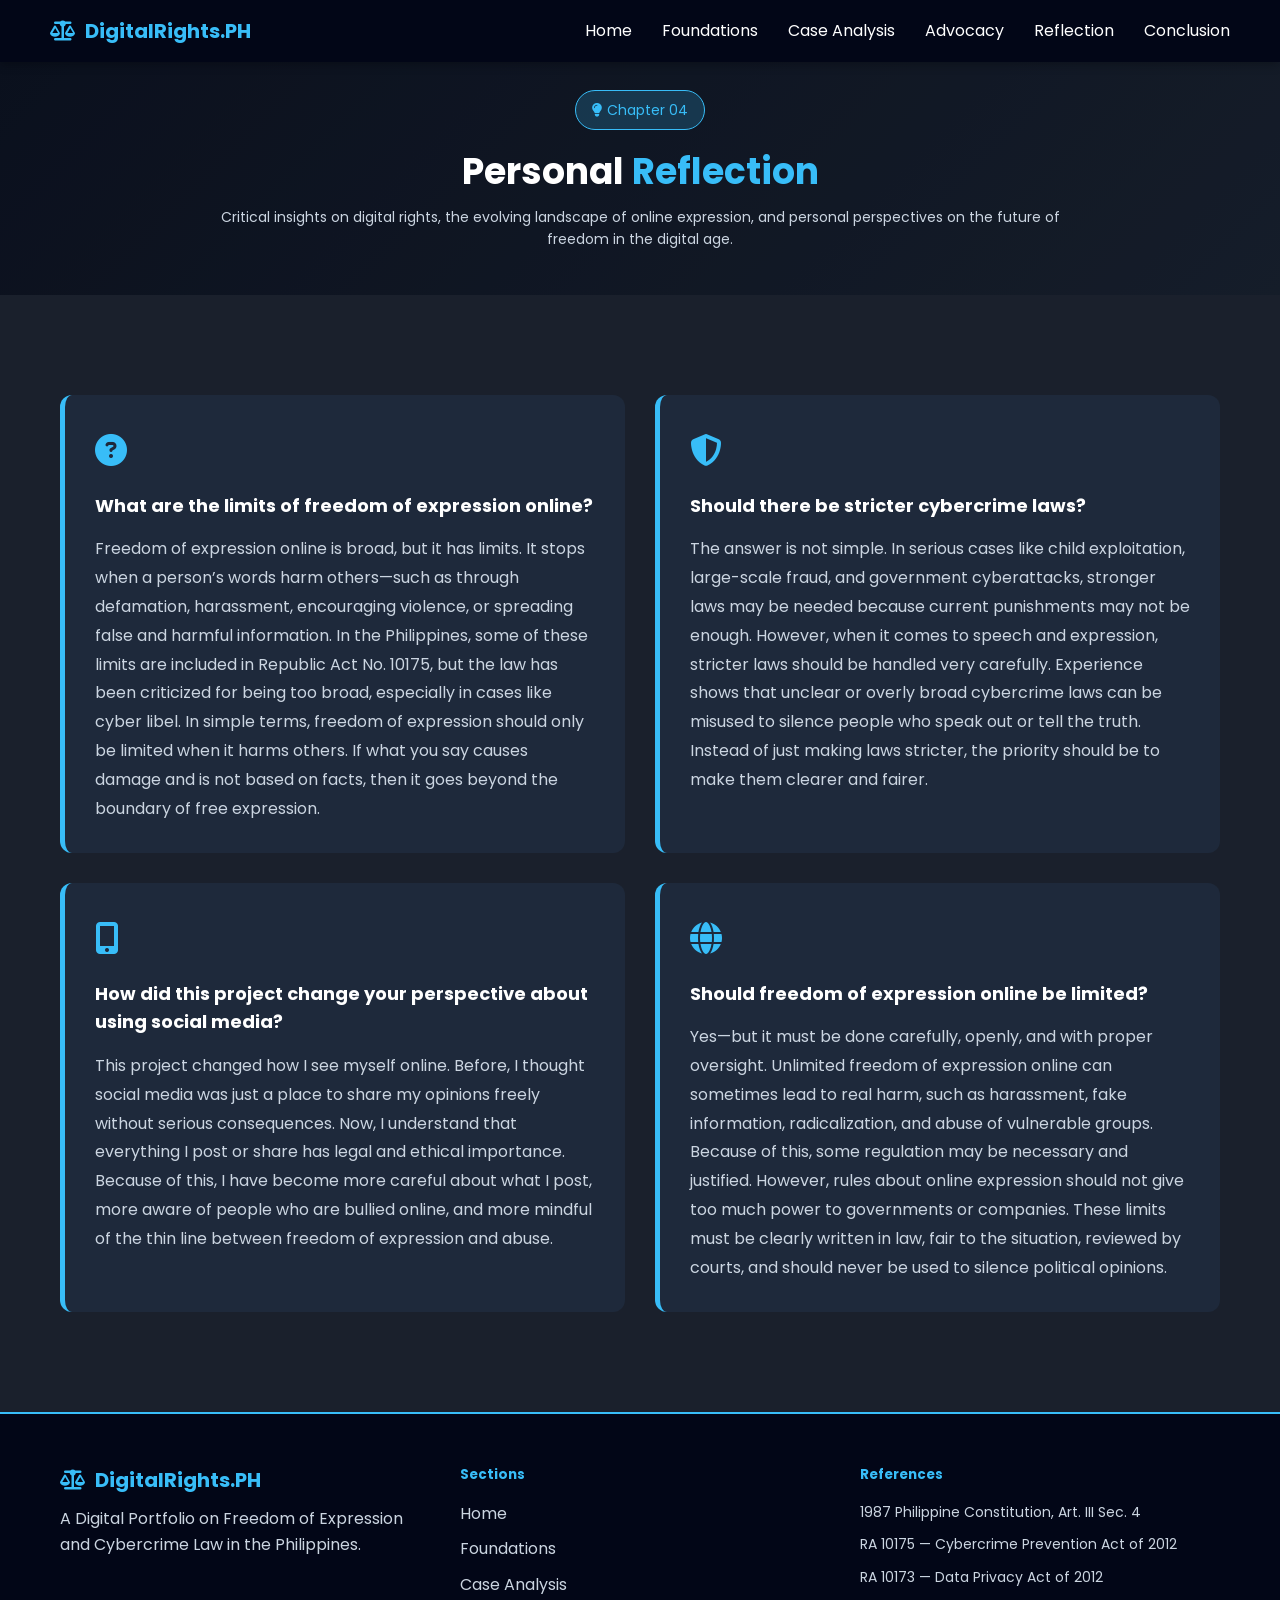
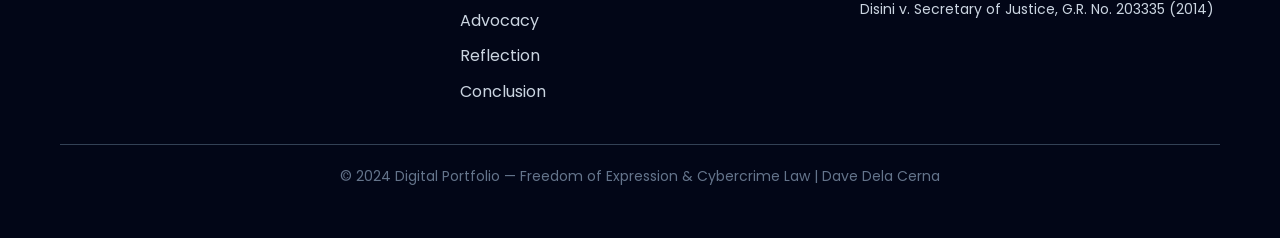
<file: reflection.html>
<!DOCTYPE html>
<html lang="en">
<head>
  <meta charset="UTF-8" />
  <meta name="viewport" content="width=device-width, initial-scale=1.0" />
  <title>Reflection | Digital Portfolio</title>
  <link rel="stylesheet" href="style.css" />
  <link href="https://fonts.googleapis.com/css2?family=Poppins:wght@300;400;500;600;700;800&display=swap" rel="stylesheet" />
  <link rel="stylesheet" href="https://cdnjs.cloudflare.com/ajax/libs/font-awesome/6.5.0/css/all.min.css" />
</head>
<body>

  <!-- ===== NAVBAR ===== -->
  <nav class="navbar" id="navbar">
    <div class="nav-container">
      <div class="nav-logo">
        <i class="fas fa-balance-scale"></i>
        <span>DigitalRights.PH</span>
      </div>
      <ul class="nav-links" id="navLinks">
        <li><a href="home.html">Home</a></li>
        <li><a href="foundations.html">Foundations</a></li>
        <li><a href="cases.html">Case Analysis</a></li>
        <li><a href="advocacy.html">Advocacy</a></li>
        <li><a href="reflection.html">Reflection</a></li>
        <li><a href="conclusion.html">Conclusion</a></li>
      </ul>
      <button class="hamburger" id="hamburger" aria-label="Toggle menu">
        <span></span><span></span><span></span>
      </button>
    </div>
  </nav>

  <!-- ===== HERO SECTION ===== -->
  <section class="hero" id="hero-reflection">
    <div class="hero-overlay"></div>
    <div class="hero-content">
      <span class="hero-badge"><i class="fas fa-lightbulb"></i> Chapter 04</span>
      <h1>Personal <span class="accent">Reflection</span></h1>
      <p class="hero-sub">Critical insights on digital rights, the evolving landscape of online expression, and personal perspectives on the future of freedom in the digital age.</p>
    </div>
  </section>

  <!-- ===== REFLECTION ===== -->
  <section class="section section-alt" id="reflection" style="margin-top: 0;">
    <div class="container">
      <div class="reflection-grid animate-on-scroll" style="grid-template-columns: repeat(2, 1fr);">
        <div class="reflection-card">
          <div class="r-icon"><i class="fas fa-question-circle"></i></div>
          <h4>What are the limits of freedom of expression online?</h4>
          <p>Freedom of expression online is broad, but it has limits. It stops when a person’s words harm others—such as through defamation, harassment, encouraging violence, or spreading false and harmful information.

In the Philippines, some of these limits are included in Republic Act No. 10175, but the law has been criticized for being too broad, especially in cases like cyber libel.

In simple terms, freedom of expression should only be limited when it harms others. If what you say causes damage and is not based on facts, then it goes beyond the boundary of free expression.</p>
        </div>
        <div class="reflection-card">
          <div class="r-icon"><i class="fas fa-shield-alt"></i></div>
          <h4>Should there be stricter cybercrime laws?</h4>
          <p>The answer is not simple. In serious cases like child exploitation, large-scale fraud, and government cyberattacks, stronger laws may be needed because current punishments may not be enough.

However, when it comes to speech and expression, stricter laws should be handled very carefully. Experience shows that unclear or overly broad cybercrime laws can be misused to silence people who speak out or tell the truth. Instead of just making laws stricter, the priority should be to make them clearer and fairer.</p>
        </div>
        <div class="reflection-card">
          <div class="r-icon"><i class="fas fa-mobile-alt"></i></div>
          <h4>How did this project change your perspective about using social media?</h4>
          <p>This project changed how I see myself online. Before, I thought social media was just a place to share my opinions freely without serious consequences. Now, I understand that everything I post or share has legal and ethical importance.

Because of this, I have become more careful about what I post, more aware of people who are bullied online, and more mindful of the thin line between freedom of expression and abuse.</p>
        </div>
        <div class="reflection-card">
          <div class="r-icon"><i class="fas fa-globe"></i></div>
          <h4>Should freedom of expression online be limited?</h4>
          <p>Yes—but it must be done carefully, openly, and with proper oversight.

Unlimited freedom of expression online can sometimes lead to real harm, such as harassment, fake information, radicalization, and abuse of vulnerable groups. Because of this, some regulation may be necessary and justified.

However, rules about online expression should not give too much power to governments or companies. These limits must be clearly written in law, fair to the situation, reviewed by courts, and should never be used to silence political opinions.</p>
        </div>
      </div>
    </div>
  </section>

  <!-- ===== FOOTER ===== -->
  <footer class="footer">
    <div class="container">
      <div class="footer-grid">
        <div class="footer-brand">
          <div class="nav-logo"><i class="fas fa-balance-scale"></i><span>DigitalRights.PH</span></div>
          <p>A Digital Portfolio on Freedom of Expression and Cybercrime Law in the Philippines.</p>
        </div>
        <div class="footer-links">
          <h5>Sections</h5>
          <ul>
            <li><a href="home.html">Home</a></li>
            <li><a href="foundations.html">Foundations</a></li>
            <li><a href="cases.html">Case Analysis</a></li>
            <li><a href="advocacy.html">Advocacy</a></li>
            <li><a href="reflection.html">Reflection</a></li>
            <li><a href="conclusion.html">Conclusion</a></li>
          </ul>
        </div>
        <div class="footer-refs">
          <h5>References</h5>
          <ul>
            <li>1987 Philippine Constitution, Art. III Sec. 4</li>
            <li>RA 10175 — Cybercrime Prevention Act of 2012</li>
            <li>RA 10173 — Data Privacy Act of 2012</li>
            <li>Disini v. Secretary of Justice, G.R. No. 203335 (2014)</li>
          </ul>
        </div>
      </div>
      <div class="footer-bottom">
        <p>© 2024 Digital Portfolio — Freedom of Expression & Cybercrime Law | Dave Dela Cerna</p>
      </div>
    </div>
  </footer>

  <script src="script.js"></script>
</body>
</html>
</file>
<file: style.css>
/* RESET */
* {
  margin: 0;
  padding: 0;
  box-sizing: border-box;
  font-family: 'Poppins', sans-serif;
}

/* BODY */
body {
  background: #0f172a;
  color: #ffffff;
  line-height: 1.6;
}

/* NAVBAR */
.navbar {
  position: fixed;
  width: 100%;
  top: 0;
  background: #020617;
  z-index: 1000;
  padding: 15px 50px;
  box-shadow: 0 2px 10px rgba(0,0,0,0.3);
}

.nav-container {
  display: flex;
  justify-content: space-between;
  align-items: center;
}

.nav-logo {
  display: flex;
  align-items: center;
  gap: 10px;
  font-size: 20px;
  font-weight: 700;
  color: #38bdf8;
}

.nav-links {
  display: flex;
  list-style: none;
  gap: 30px;
}

.nav-links a {
  color: #ffffff;
  text-decoration: none;
  transition: 0.3s;
}

.nav-links a:hover {
  color: #38bdf8;
}

.hamburger {
  display: none;
  flex-direction: column;
  gap: 6px;
  background: none;
  border: none;
  cursor: pointer;
}

.hamburger span {
  width: 25px;
  height: 3px;
  background: #ffffff;
  transition: 0.3s;
}

.navbar.scrolled {
  background: rgba(2,6,23,0.95);
  box-shadow: 0 4px 15px rgba(0,0,0,0.4);
}

/* HERO SECTION */
.hero {
  position: relative;
  min-height: auto;
  display: flex;
  justify-content: center;
  align-items: center;
  flex-direction: column;
  text-align: center;
  background: linear-gradient(135deg, #0f172a 0%, #1e293b 100%);
  margin-top: 60px;
  overflow: hidden;
  padding: 30px 20px;
}

.hero-overlay {
  position: absolute;
  top: 0;
  left: 0;
  width: 100%;
  height: 100%;
  background: rgba(0,0,0,0.3);
}

.hero-content {
  position: relative;
  z-index: 2;
  max-width: 900px;
  animation: fadeInUp 0.8s ease-out;
}

.hero-badge {
  display: inline-block;
  background: rgba(56,189,248,0.2);
  color: #38bdf8;
  padding: 8px 16px;
  border-radius: 50px;
  font-size: 14px;
  margin-bottom: 20px;
  border: 1px solid #38bdf8;
  animation: fadeInUp 0.8s ease-out 0.1s both;
}

.hero h1 {
  font-size: 36px;
  margin-bottom: 12px;
  line-height: 1.2;
  animation: fadeInUp 0.8s ease-out 0.2s both;
}

.hero .accent {
  color: #38bdf8;
}

.hero-sub {
  font-size: 14px;
  color: #cbd5e1;
  margin-bottom: 15px;
  animation: fadeInUp 0.8s ease-out 0.3s both;
}

.hero-meta {
  display: flex;
  justify-content: center;
  gap: 20px;
  margin-bottom: 15px;
  flex-wrap: wrap;
  animation: fadeInUp 0.8s ease-out 0.4s both;
}

.meta-card {
  display: flex;
  align-items: center;
  gap: 8px;
  font-size: 12px;
}

.meta-card i {
  color: #38bdf8;
  font-size: 20px;
}

.hero-actions {
  display: flex;
  gap: 10px;
  justify-content: center;
  flex-wrap: wrap;
  animation: fadeInUp 0.8s ease-out 0.5s both;
}

.btn {
  padding: 10px 20px;
  border: none;
  cursor: pointer;
  border-radius: 5px;
  transition: 0.3s;
  font-weight: 600;
  display: inline-flex;
  align-items: center;
  gap: 6px;
  font-size: 14px;
}

.btn-primary {
  background: #38bdf8;
  color: #000;
}

.btn-primary:hover {
  background: #0ea5e9;
  transform: translateY(-2px);
}

.btn-outline {
  border: 2px solid #38bdf8;
  background: transparent;
  color: #38bdf8;
}

.btn-outline:hover {
  background: #38bdf8;
  color: #000;
}

.hero-scroll-indicator {
  position: absolute;
  bottom: 40px;
  display: flex;
  flex-direction: column;
  align-items: center;
  gap: 10px;
}

.scroll-dot {
  width: 8px;
  height: 8px;
  background: #38bdf8;
  border-radius: 50%;
  animation: bounce 2s infinite;
}

@keyframes bounce {
  0%, 100% { transform: translateY(0); }
  50% { transform: translateY(-10px); }
}

@keyframes fadeInUp {
  from {
    opacity: 0;
    transform: translateY(30px);
  }
  to {
    opacity: 1;
    transform: translateY(0);
  }
}

@keyframes fadeIn {
  from {
    opacity: 0;
  }
  to {
    opacity: 1;
  }
}

/* CONTAINER */
.container {
  max-width: 1200px;
  margin: 0 auto;
}

/* SECTION */
.section {
  padding: 60px 60px 100px 60px;
}

.section-alt {
  background: #1a202c;
}

.section-header {
  text-align: center;
  margin-bottom: 50px;
}

.section-tag {
  display: inline-block;
  color: #38bdf8;
  font-size: 14px;
  font-weight: 600;
  margin-bottom: 10px;
}

section h2 {
  font-size: 42px;
  margin-bottom: 20px;
  border-left: 5px solid #38bdf8;
  padding-left: 15px;
  text-align: left;
}

.section-header h2 {
  border: none;
  padding-left: 0;
  text-align: center;
}

/* GRID LAYOUTS */
.grid-2 {
  display: grid;
  grid-template-columns: repeat(auto-fit, minmax(300px, 1fr));
  gap: 30px;
  margin-top: 40px;
}

.grid-3 {
  display: grid;
  grid-template-columns: repeat(auto-fit, minmax(280px, 1fr));
  gap: 25px;
  margin-top: 40px;
}

/* CARD */
.card {
  background: #1e293b;
  padding: 30px;
  border-radius: 12px;
  transition: 0.3s;
}

.card:hover {
  transform: translateY(-8px);
  box-shadow: 0 15px 40px rgba(0,0,0,0.3);
}

.card-blue {
  border-left: 5px solid #38bdf8;
}

.card-dark {
  border-left: 5px solid #64748b;
}

.card-icon {
  font-size: 32px;
  color: #38bdf8;
  margin-bottom: 15px;
}

.card h3 {
  font-size: 22px;
  margin-bottom: 15px;
}

.card p {
  color: #cbd5e1;
  margin-bottom: 15px;
}

.card-list {
  list-style: none;
}

.card-list li {
  padding: 8px 0;
  color: #cbd5e1;
}

.card-list i {
  color: #38bdf8;
  margin-right: 10px;
}

/* TERM CARD */
.term-card {
  background: #1e293b;
  padding: 25px;
  border-radius: 12px;
  text-align: center;
  transition: 0.3s;
}

.term-card:hover {
  transform: translateY(-5px);
  box-shadow: 0 10px 25px rgba(56,189,248,0.2);
}

.term-icon {
  font-size: 40px;
  color: #38bdf8;
  margin-bottom: 15px;
}

.term-card h4 {
  font-size: 18px;
  margin-bottom: 10px;
}

/* CASE CARD */
.case-card {
  background: #1e293b;
  border-left: 5px solid #38bdf8;
  padding: 40px;
  border-radius: 12px;
  margin-bottom: 30px;
  transition: 0.3s;
}

.case-card:hover {
  box-shadow: 0 10px 30px rgba(0,0,0,0.3);
}

.case-header {
  display: flex;
  gap: 20px;
  margin-bottom: 30px;
}

.case-number {
  font-size: 48px;
  font-weight: 700;
  color: #38bdf8;
}

.case-title-block h3 {
  font-size: 28px;
  margin-bottom: 8px;
}

.case-tag {
  display: inline-block;
  background: rgba(56,189,248,0.2);
  color: #38bdf8;
  padding: 6px 12px;
  border-radius: 20px;
  font-size: 12px;
}

.case-body {
  margin-top: 20px;
}

.case-section {
  margin-bottom: 25px;
}

.case-section h4 {
  color: #38bdf8;
  margin-bottom: 12px;
  font-size: 16px;
}

.case-section ul {
  list-style-position: inside;
  color: #cbd5e1;
}

.case-section ul li {
  margin-bottom: 8px;
}

.case-grid {
  display: grid;
  grid-template-columns: 1fr 1fr;
  gap: 20px;
  margin: 25px 0;
}

.analysis-box {
  background: rgba(0,0,0,0.3);
  padding: 20px;
  border-radius: 8px;
}

.analysis-yes {
  border-left: 4px solid #22c55e;
}

.analysis-no {
  border-left: 4px solid #ef4444;
}

.analysis-box h4 {
  margin-bottom: 12px;
  font-size: 16px;
}

.judgment-box {
  background: rgba(56,189,248,0.1);
  padding: 25px;
  border-radius: 8px;
  border-left: 4px solid #38bdf8;
}

.judgment-box h4 {
  color: #38bdf8;
}

/* INFOGRAPHIC */
.infographic-row {
  display: flex;
  justify-content: space-around;
  align-items: center;
  gap: 30px;
  margin: 40px 0;
  flex-wrap: wrap;
}

.infographic-card {
  background: #1e293b;
  padding: 30px;
  border-radius: 12px;
  text-align: center;
  flex: 1;
  min-width: 250px;
}

.ic-blue {
  border-top: 5px solid #38bdf8;
}

.ic-dark {
  border-top: 5px solid #64748b;
}

.ic-icon {
  font-size: 40px;
  margin-bottom: 15px;
}

.infographic-arrow {
  font-size: 30px;
  color: #38bdf8;
}

.infographic-card ul {
  list-style: none;
  text-align: left;
}

.infographic-card li {
  padding: 8px 0;
  color: #cbd5e1;
}

/* VIOLATIONS */
.violation-list {
  display: flex;
  flex-direction: column;
  gap: 15px;
}

.violation-item {
  display: flex;
  gap: 15px;
  align-items: flex-start;
}

.v-badge {
  display: inline-block;
  padding: 4px 12px;
  border-radius: 20px;
  font-size: 12px;
  font-weight: 600;
  white-space: nowrap;
  min-width: 100px;
}

.v-red {
  background: rgba(239,68,68,0.2);
  color: #fca5a5;
}

.v-orange {
  background: rgba(245,158,11,0.2);
  color: #fcd34d;
}

.v-purple {
  background: rgba(168,85,247,0.2);
  color: #d8b4fe;
}

.consequence-list {
  display: flex;
  flex-direction: column;
  gap: 20px;
}

.consequence-item {
  display: flex;
  gap: 15px;
}

.c-icon {
  font-size: 24px;
  color: #38bdf8;
  min-width: 30px;
}

.consequence-item strong {
  display: block;
  margin-bottom: 5px;
}

/* MEME GRID */
.meme-grid {
  display: grid;
  grid-template-columns: repeat(auto-fit, minmax(280px, 1fr));
  gap: 25px;
  margin-top: 40px;
}

.meme-card {
  background: #1e293b;
  border-radius: 12px;
  overflow: hidden;
  transition: 0.3s;
}

.meme-card:hover {
  transform: translateY(-8px);
  box-shadow: 0 15px 40px rgba(0,0,0,0.3);
}

.meme-top {
  background: linear-gradient(135deg, #0ea5e9 0%, #38bdf8 100%);
  padding: 40px;
  display: flex;
  justify-content: center;
  align-items: center;
  color: #ffffff;
}

.meme-caption {
  padding: 20px;
  background: #0f172a;
  text-align: center;
  border-bottom: 2px solid #38bdf8;
}

.meme-top-text {
  font-weight: 600;
  margin-bottom: 10px;
}

.meme-bottom-text {
  font-size: 14px;
  color: #38bdf8;
}

.meme-lesson {
  padding: 15px;
  background: rgba(56,189,248,0.1);
  font-size: 13px;
  color: #cbd5e1;
}

/* TIPS */
.tips-section {
  background: rgba(56,189,248,0.1);
  padding: 40px;
  border-radius: 12px;
  margin: 40px 0;
  border-left: 5px solid #38bdf8;
}

.tips-section h3 {
  margin-bottom: 30px;
  font-size: 24px;
  color: #38bdf8;
}

.tips-grid {
  display: grid;
  grid-template-columns: repeat(auto-fit, minmax(250px, 1fr));
  gap: 20px;
}

.tip-item {
  display: flex;
  gap: 15px;
}

.tip-num {
  display: flex;
  align-items: center;
  justify-content: center;
  width: 40px;
  height: 40px;
  background: #38bdf8;
  color: #000;
  border-radius: 50%;
  font-weight: 700;
  flex-shrink: 0;
}

.tip-item p {
  color: #cbd5e1;
}

/* REFLECTION */
.reflection-grid {
  display: grid;
  grid-template-columns: repeat(auto-fit, minmax(300px, 1fr));
  gap: 30px;
  margin-top: 40px;
}

.reflection-card {
  background: #1e293b;
  padding: 30px;
  border-radius: 12px;
  border-left: 5px solid #38bdf8;
}

.r-icon {
  font-size: 32px;
  color: #38bdf8;
  margin-bottom: 15px;
}

.reflection-card h4 {
  font-size: 18px;
  margin-bottom: 15px;
}

.reflection-card p {
  color: #cbd5e1;
  line-height: 1.8;
}

/* CONCLUSION */
.conclusion-block {
  background: rgba(56,189,248,0.1);
  padding: 40px;
  border-radius: 12px;
  margin-bottom: 40px;
}

.conclusion-summary h3 {
  margin-bottom: 15px;
  font-size: 22px;
}

.conclusion-summary p {
  color: #cbd5e1;
  margin-bottom: 15px;
  line-height: 1.8;
}

.conclusion-pillars {
  display: grid;
  grid-template-columns: repeat(auto-fit, minmax(200px, 1fr));
  gap: 25px;
  margin-top: 40px;
}

.pillar {
  background: #1e293b;
  padding: 25px;
  border-radius: 12px;
  text-align: center;
  border-top: 5px solid #38bdf8;
}

.pillar-icon {
  font-size: 40px;
  color: #38bdf8;
  margin-bottom: 15px;
}

.pillar h4 {
  margin-bottom: 10px;
}

.pillar p {
  color: #cbd5e1;
  font-size: 14px;
}

.closing-message {
  background: linear-gradient(135deg, #0ea5e9 0%, #38bdf8 100%);
  padding: 50px;
  border-radius: 12px;
  text-align: center;
  margin-top: 40px;
}

.closing-inner {
  position: relative;
}

.closing-quote {
  font-size: 48px;
  color: rgba(255,255,255,0.3);
  display: block;
  margin-bottom: 20px;
}

.closing-message p {
  font-size: 18px;
  margin-bottom: 20px;
  line-height: 1.8;
  color: #ffffff;
}

.closing-author {
  display: block;
  font-style: italic;
  color: rgba(255,255,255,0.8);
}

/* IMAGE SHOWCASE */
.image-showcase {
  margin: 40px auto;
  border-radius: 12px;
  overflow: hidden;
  box-shadow: 0 10px 40px rgba(0,0,0,0.3);
  max-width: 900px;
  width: 100%;
}

.image-showcase img {
  width: 100%;
  height: auto;
  display: block;
  border-radius: 12px;
  transition: transform 0.3s ease;
}

.image-showcase img:hover {
  transform: scale(1.02);
}

/* FOOTER */
.footer {
  background: #020617;
  padding: 50px 60px;
  border-top: 2px solid #38bdf8;
}

.footer-grid {
  display: grid;
  grid-template-columns: repeat(auto-fit, minmax(250px, 1fr));
  gap: 40px;
  margin-bottom: 30px;
  max-width: 1200px;
  margin-left: auto;
  margin-right: auto;
}

.footer-brand p {
  color: #cbd5e1;
  margin-top: 10px;
}

.footer-links h5,
.footer-refs h5 {
  color: #38bdf8;
  margin-bottom: 15px;
}

.footer-links ul,
.footer-refs ul {
  list-style: none;
}

.footer-links li,
.footer-refs li {
  margin-bottom: 10px;
}

.footer-links a {
  color: #cbd5e1;
  text-decoration: none;
  transition: 0.3s;
}

.footer-links a:hover {
  color: #38bdf8;
}

.footer-refs li {
  color: #cbd5e1;
  font-size: 14px;
}

.footer-bottom {
  text-align: center;
  color: #64748b;
  font-size: 14px;
  padding-top: 20px;
  border-top: 1px solid #334155;
}

/* ANIMATIONS */
.animate-on-scroll {
  opacity: 0;
  transform: translateY(40px);
  transition: 0.5s ease;
}

.animate-on-scroll.visible {
  opacity: 1;
  transform: translateY(0);
}

/* MOBILE */
@media (max-width: 768px) {
  .navbar {
    padding: 15px 20px;
  }

  .nav-links {
    display: none;
    position: absolute;
    top: 60px;
    left: 0;
    right: 0;
    flex-direction: column;
    background: #020617;
    padding: 20px;
    gap: 0;
  }

  .nav-links.open {
    display: flex;
  }

  .nav-links a {
    padding: 10px 0;
  }

  .hamburger {
    display: flex;
  }

  .hamburger.active span:nth-child(1) {
    transform: rotate(45deg) translate(10px, 10px);
  }

  .hamburger.active span:nth-child(2) {
    opacity: 0;
  }

  .hamburger.active span:nth-child(3) {
    transform: rotate(-45deg) translate(7px, -7px);
  }

  .hero {
    margin-top: 0;
    padding-top: 100px;
  }

  .hero h1 {
    font-size: 36px;
  }

  .hero-meta {
    flex-direction: column;
    gap: 15px;
  }

  .hero-actions {
    flex-direction: column;
  }

  .btn {
    width: 100%;
    justify-content: center;
  }

  .section {
    padding: 60px 20px;
  }

  .section h2 {
    font-size: 32px;
  }

  .grid-2,
  .grid-3 {
    grid-template-columns: 1fr;
  }

  .case-grid {
    grid-template-columns: 1fr;
  }

  .infographic-row {
    flex-direction: column;
  }

  .infographic-arrow {
    transform: rotate(90deg);
  }

  .footer {
    padding: 30px 20px;
  }

  .footer-grid {
    gap: 20px;
  }
}

/* ACCORDION CASES */
.accordion-trigger {
  cursor: pointer;
  user-select: none;
  display: flex;
  align-items: center;
  gap: 20px;
  transition: background 0.2s;
  border-radius: 8px;
  padding: 8px;
  margin: -8px;
}

.accordion-trigger:hover {
  background: rgba(56, 189, 248, 0.07);
}

.accordion-arrow {
  margin-left: auto;
  font-size: 18px;
  color: #38bdf8;
  transition: transform 0.35s ease;
  flex-shrink: 0;
}

.accordion-case.open .accordion-arrow {
  transform: rotate(180deg);
}

.accordion-body {
  max-height: 0;
  overflow: hidden;
  transition: max-height 0.45s ease, opacity 0.35s ease, padding 0.35s ease;
  opacity: 0;
  padding-top: 0;
}

.accordion-case.open .accordion-body {
  max-height: 2000px;
  opacity: 1;
  padding-top: 20px;
}

.accordion-case .case-header {
  margin-bottom: 0;
}

/* INFOGRAPH SHOWCASE */
.infograph-showcase {
  border-radius: 16px;
  overflow: hidden;
  box-shadow: 0 20px 60px rgba(0, 0, 0, 0.5);
  border: 1px solid rgba(56, 189, 248, 0.2);
  transition: transform 0.3s ease, box-shadow 0.3s ease;
}

.infograph-showcase:hover {
  transform: translateY(-6px);
  box-shadow: 0 30px 80px rgba(0, 0, 0, 0.6), 0 0 0 1px rgba(56, 189, 248, 0.4);
}

.infograph-frame {
  width: 100%;
  background: #0f172a;
  line-height: 0;
}

.infograph-frame img {
  width: 100%;
  height: auto;
  display: block;
  transition: transform 0.4s ease;
}

.infograph-showcase:hover .infograph-frame img {
  transform: scale(1.015);
}

.infograph-caption {
  background: #1e293b;
  border-top: 3px solid #38bdf8;
  padding: 20px 28px;
}

.infograph-caption-inner {
  display: flex;
  align-items: flex-start;
  gap: 16px;
}

.infograph-caption-inner > i {
  font-size: 22px;
  color: #38bdf8;
  margin-top: 3px;
  flex-shrink: 0;
}

.infograph-caption-inner strong {
  display: block;
  font-size: 16px;
  margin-bottom: 6px;
  color: #f1f5f9;
}

.infograph-caption-inner p {
  color: #94a3b8;
  font-size: 14px;
  line-height: 1.6;
  margin: 0;
}
</file>
